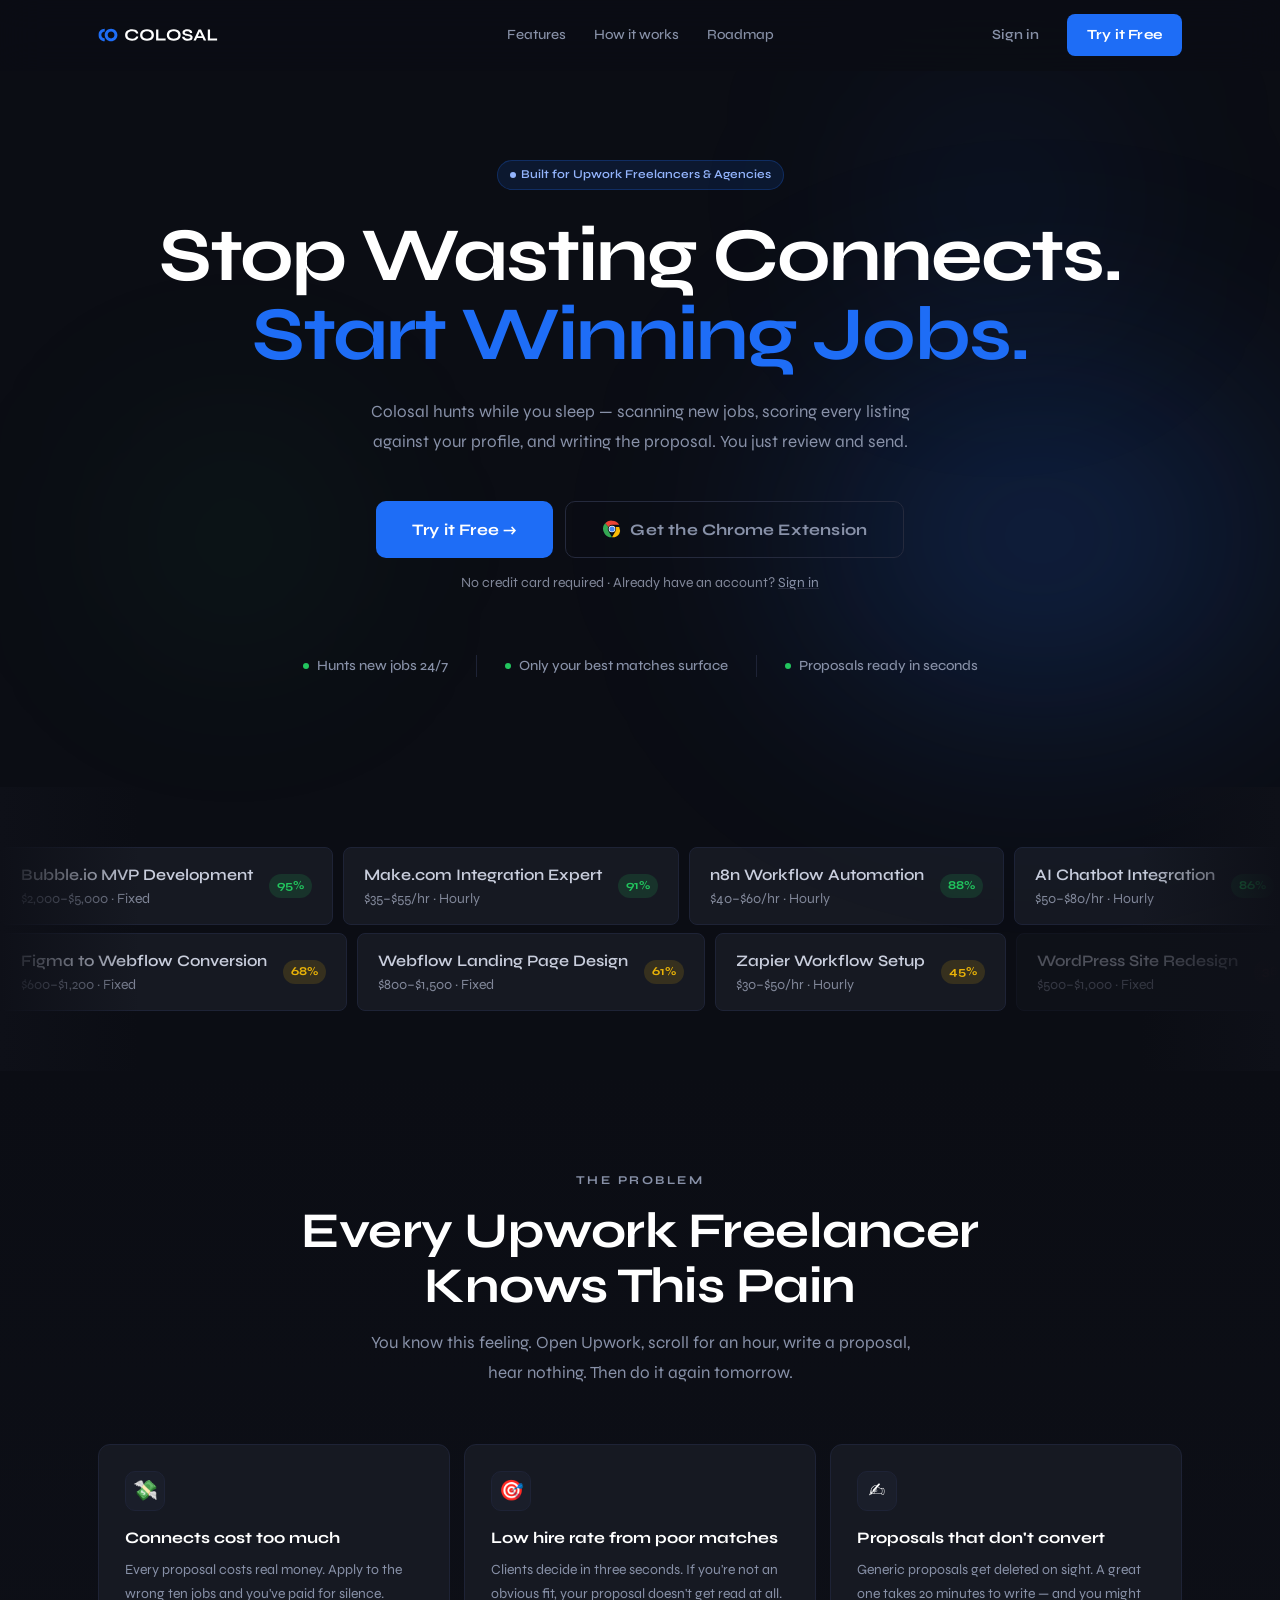
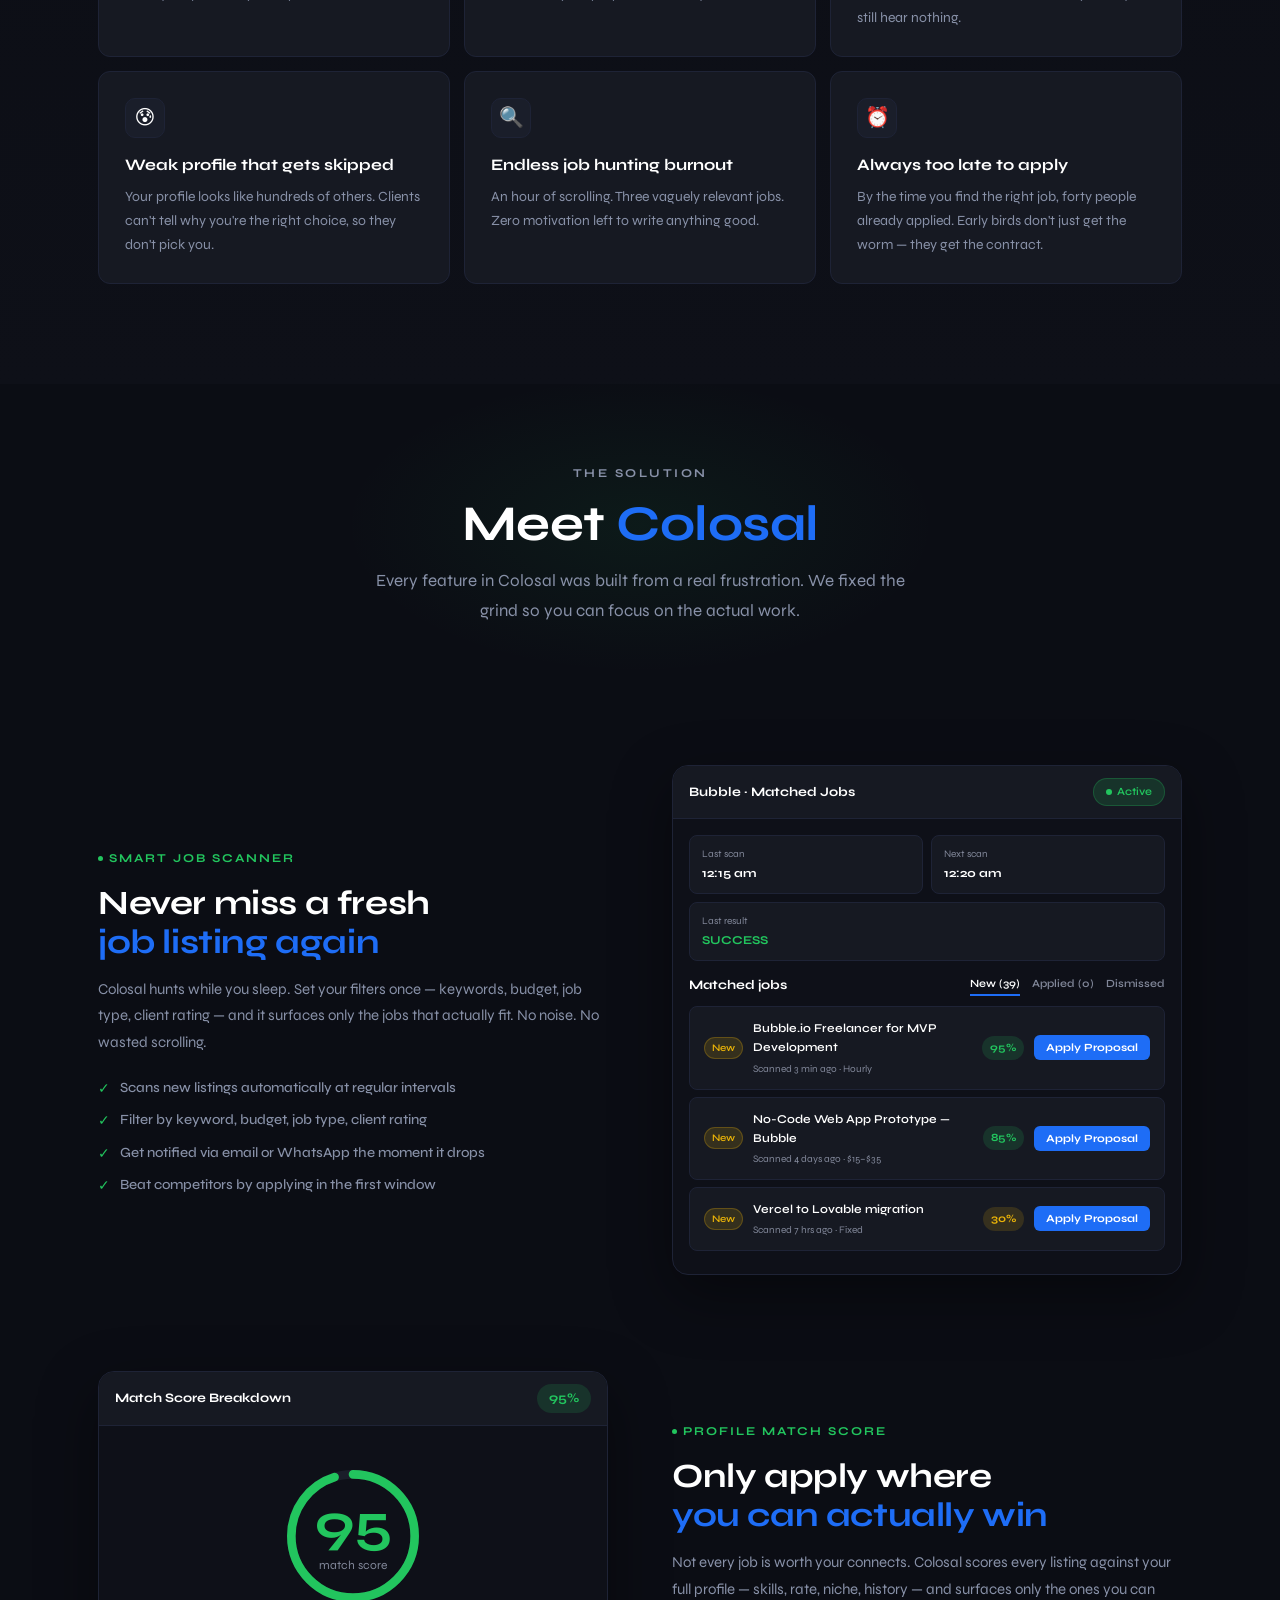
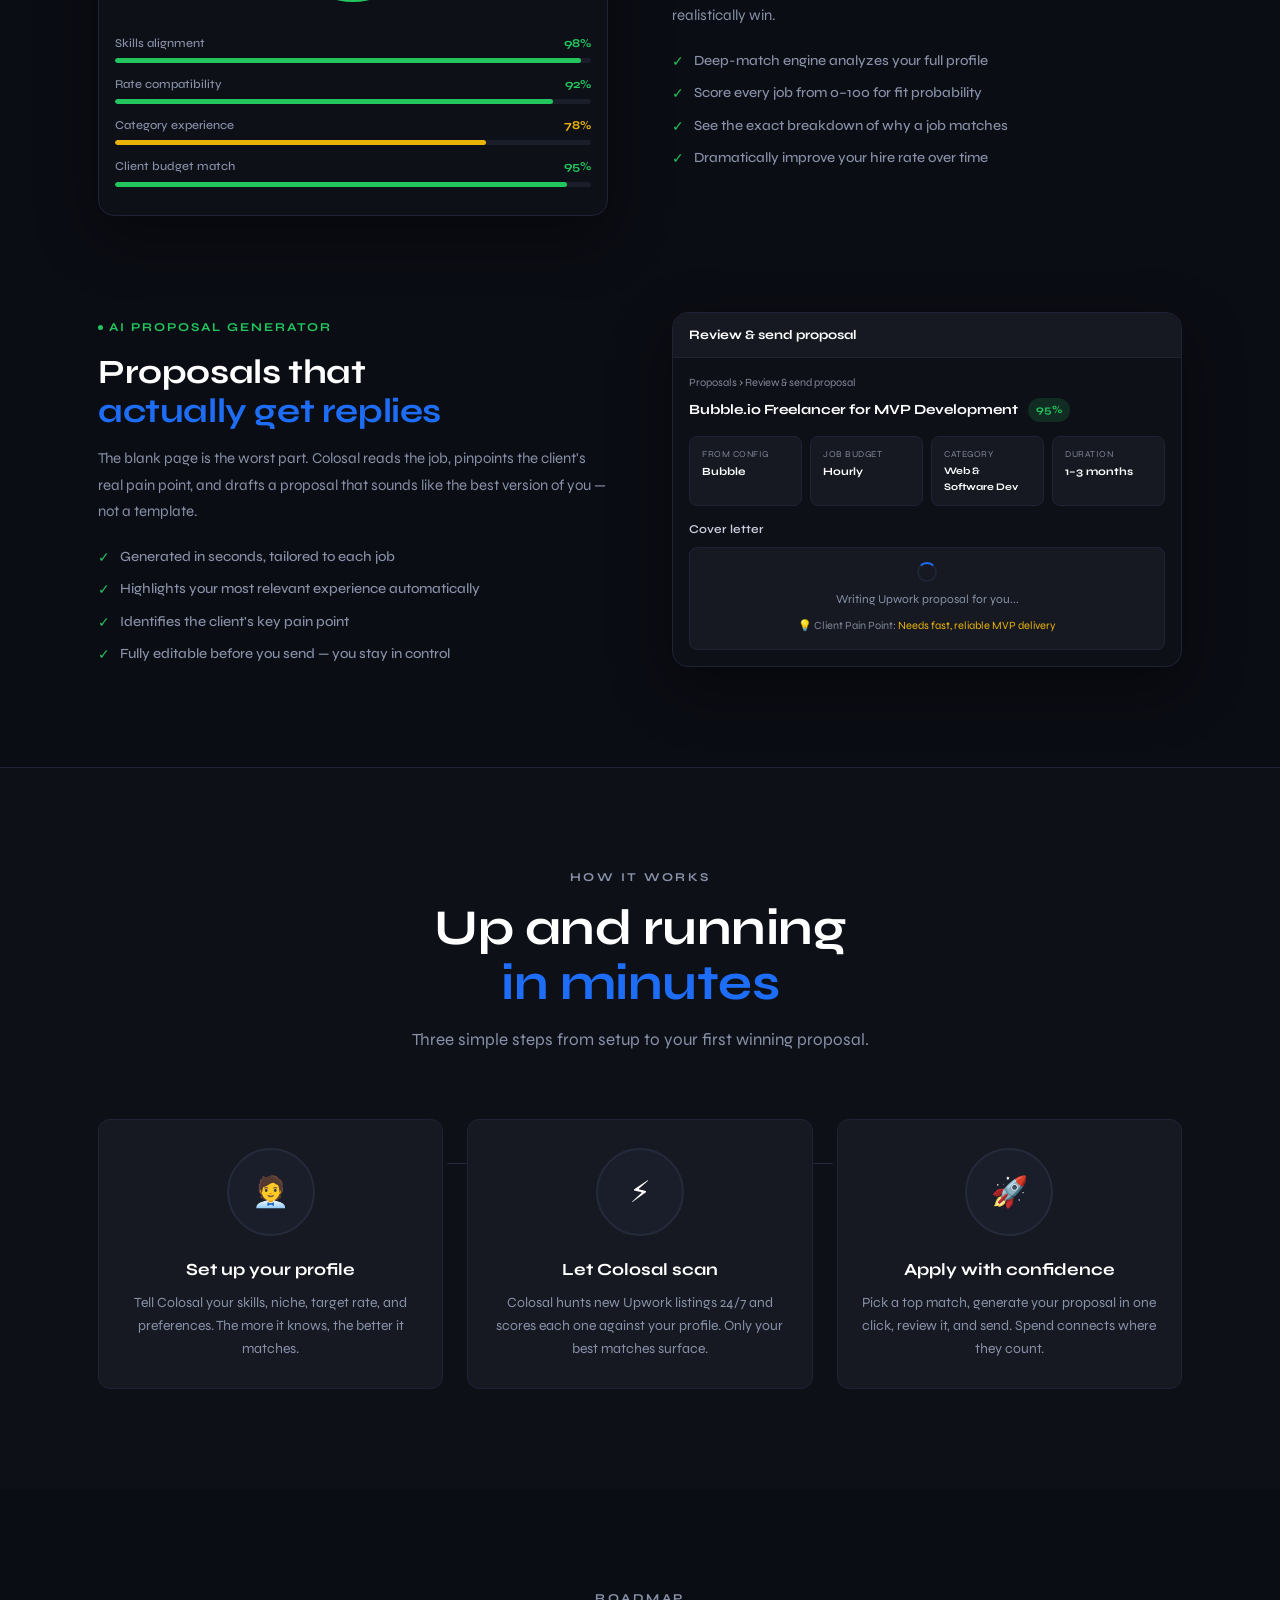
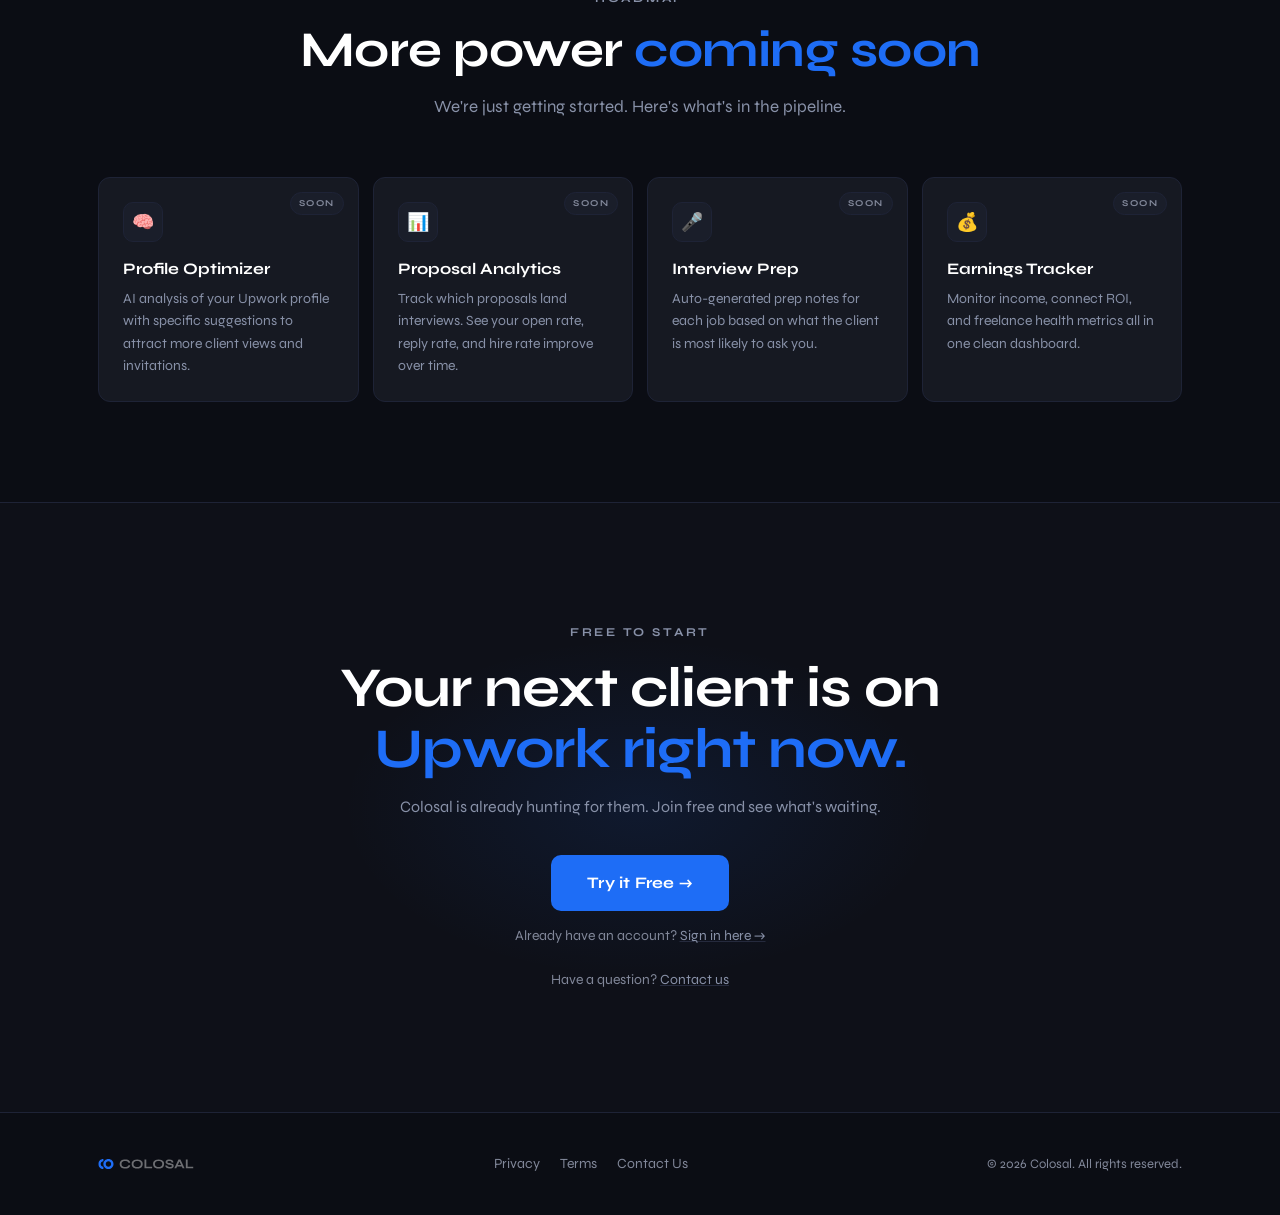
<file: index.html>
<!doctype html>
<html lang="en">
  <head>
    <meta charset="UTF-8" />
    <meta name="viewport" content="width=device-width, initial-scale=1.0" />
    <title>Colosal — Win More Jobs on Upwork</title>

    <!-- Favicon -->
    <link
      rel="icon"
      type="image/png"
      sizes="32x32"
      href="./colosal-favicon.png"
    />
    <link rel="apple-touch-icon" sizes="32x32" href="./colosal-favicon.png" />

    <!-- SEO -->
    <meta
      name="description"
      content="Colosal helps Upwork freelancers and agencies win more jobs. Automatic job scanning, AI-powered profile match scoring, and one-click proposal generation — so you apply to the right jobs at the right time."
    />
    <meta
      name="keywords"
      content="Upwork tool, Upwork freelancer, job scanner, proposal generator, Upwork automation, freelance tool, connect saver, Upwork agency"
    />
    <meta name="robots" content="index, follow" />
    <link rel="canonical" href="https://colosal.xyz" />

    <!-- Google tag (gtag.js) -->
    <script
      async
      src="https://www.googletagmanager.com/gtag/js?id=G-6CFVC0H4J1"
    ></script>
    <script>
      window.dataLayer = window.dataLayer || [];
      function gtag() {
        dataLayer.push(arguments);
      }
      gtag("js", new Date());
      gtag("config", "G-6CFVC0H4J1");
    </script>

    <!-- Open Graph -->
    <meta property="og:type" content="website" />
    <meta property="og:url" content="https://colosal.xyz" />
    <meta property="og:title" content="Colosal — Win More Jobs on Upwork" />
    <meta
      property="og:description"
      content="Smart job scanning, AI match scoring, and one-click proposal generation for Upwork freelancers. Try it free."
    />
    <meta property="og:image" content="https://colosal.xyz/colosal-media.png" />
    <meta property="og:site_name" content="Colosal" />

    <!-- Twitter Card -->
    <meta name="twitter:card" content="summary_large_image" />
    <meta name="twitter:title" content="Colosal — Win More Jobs on Upwork" />
    <meta
      name="twitter:description"
      content="Smart job scanning, AI match scoring, and one-click proposal generation for Upwork freelancers. Try it free."
    />
    <meta
      name="twitter:image"
      content="https://colosal.xyz/colosal-media.png"
    />

    <!-- Structured Data -->
    <script type="application/ld+json">
      {
        "@context": "https://schema.org",
        "@type": "SoftwareApplication",
        "name": "Colosal",
        "applicationCategory": "BusinessApplication",
        "operatingSystem": "Web",
        "url": "https://colosal.xyz",
        "description": "Colosal helps Upwork freelancers and agencies win more jobs with automatic job scanning, AI-powered match scoring, and one-click proposal generation.",
        "offers": {
          "@type": "Offer",
          "price": "0",
          "priceCurrency": "USD"
        },
        "featureList": [
          "Automatic Upwork job scanning",
          "AI-powered profile match scoring",
          "One-click proposal generation",
          "Email and WhatsApp notifications"
        ]
      }
    </script>

    <link rel="preconnect" href="https://fonts.googleapis.com" />
    <link rel="preconnect" href="https://fonts.gstatic.com" crossorigin />
    <link
      href="https://fonts.googleapis.com/css2?family=Syne:wght@400;500;600;700&display=swap"
      rel="stylesheet"
    />

    <style>
      /* ─── Design Tokens ─── */
      :root {
        --bg: #0b0d14;
        --bg2: #0e1018;
        --bg3: #161922;
        --bg4: #1a1e2a;
        --border: #1e2336;
        --border2: #252a3d;
        --blue: #1e6df6;
        --blue-glow: rgba(30, 109, 246, 0.25);
        --blue-dim: rgba(30, 109, 246, 0.12);
        --green: #22c55e;
        --green-dim: rgba(34, 197, 94, 0.15);
        --yellow: #eab308;
        --yellow-dim: rgba(234, 179, 8, 0.15);
        --text: #ffffff;
        --text2: #c9cedd;
        --text3: #8891a8;
        --text4: #818799;
        /* was #4b5268 — 2.5:1 FAIL → now 5.4:1 PASS */
        --radius-sm: 8px;
        --radius: 12px;
        --radius-lg: 16px;
      }

      /* ─── Reset ─── */
      *,
      *::before,
      *::after {
        box-sizing: border-box;
        margin: 0;
        padding: 0;
      }

      html {
        scroll-behavior: smooth;
      }

      body {
        background: var(--bg);
        color: var(--text);
        font-family: "Syne", system-ui, sans-serif;
        line-height: 1.6;
        overflow-x: hidden;
      }

      a {
        color: inherit;
        text-decoration: none;
      }

      /* ─── Utility ─── */
      .container {
        max-width: 1140px;
        margin: 0 auto;
        padding: 0 28px;
      }

      .badge-pill {
        display: inline-flex;
        align-items: center;
        gap: 5px;
        font-size: 12px;
        font-weight: 600;
        padding: 4px 12px;
        border-radius: 999px;
      }

      .badge-blue {
        background: var(--blue-dim);
        border: 1px solid rgba(30, 109, 246, 0.25);
        color: #93b4fc;
      }

      .badge-green {
        background: var(--green-dim);
        border: 1px solid rgba(34, 197, 94, 0.25);
        color: var(--green);
      }

      .badge-yellow {
        background: var(--yellow-dim);
        border: 1px solid rgba(234, 179, 8, 0.25);
        color: var(--yellow);
      }

      .dot-pulse {
        width: 6px;
        height: 6px;
        border-radius: 50%;
        background: currentColor;
        animation: pulse 1.8s infinite;
      }

      @keyframes pulse {
        0%,
        100% {
          opacity: 1;
        }

        50% {
          opacity: 0.35;
        }
      }

      .btn {
        display: inline-flex;
        align-items: center;
        gap: 8px;
        font-family: "Syne", sans-serif;
        font-size: 15px;
        font-weight: 700;
        padding: 13px 28px;
        border-radius: var(--radius-sm);
        cursor: pointer;
        transition: all 0.18s;
        border: none;
        letter-spacing: 0.2px;
      }

      .btn-primary {
        background: var(--blue);
        color: #fff;
        box-shadow: 0 0 0 0 var(--blue-glow);
      }

      .btn-primary:hover {
        background: #3a7ef7;
        box-shadow: 0 6px 24px var(--blue-glow);
        transform: translateY(-1px);
      }

      .btn-outline {
        background: transparent;
        color: var(--text3);
        border: 1px solid var(--border2);
      }

      .btn-outline:hover {
        color: var(--text);
        background: var(--bg3);
      }

      .btn-lg {
        font-size: 16px;
        padding: 15px 36px;
        border-radius: 10px;
      }

      .section-eyebrow {
        font-size: 12px;
        font-weight: 700;
        letter-spacing: 2.5px;
        text-transform: uppercase;
        color: var(--text3);
        margin-bottom: 14px;
      }

      .section-title {
        font-size: clamp(32px, 4.5vw, 50px);
        font-weight: 700;
        line-height: 1.1;
        letter-spacing: -0.5px;
      }

      .section-sub {
        font-size: 17px;
        color: var(--text3);
        margin-top: 16px;
        line-height: 1.75;
        max-width: 560px;
      }

      .blue-text {
        color: var(--blue);
      }

      .green-text {
        color: var(--green);
      }

      /* ─── Logo SVG ─── */
      .nav-logo svg,
      .footer-logo svg {
        display: block;
      }

      /* ─── Navbar ─── */
      nav {
        position: fixed;
        top: 0;
        left: 0;
        right: 0;
        z-index: 200;
        padding: 14px 0;
        background: rgba(11, 13, 20, 0.85);
        backdrop-filter: blur(20px);
        border-bottom: 1px solid var(--border);
      }

      .nav-inner {
        display: grid;
        grid-template-columns: 1fr auto 1fr;
        align-items: center;
      }

      .nav-logo {
        justify-self: start;
      }

      .nav-links {
        display: flex;
        align-items: center;
        gap: 28px;
        justify-self: center;
      }

      .nav-links a {
        font-size: 14px;
        font-weight: 500;
        color: var(--text3);
        transition: color 0.15s;
      }

      .nav-links a:hover {
        color: var(--text);
      }

      .nav-right {
        display: flex;
        align-items: center;
        gap: 10px;
        justify-self: end;
      }

      .nav-signin {
        font-size: 14px;
        font-weight: 600;
        color: var(--text3);
        padding: 9px 18px;
        border-radius: var(--radius-sm);
        transition: all 0.15s;
      }

      .nav-signin:hover {
        color: var(--text);
        background: var(--bg3);
      }

      /* ─── Hero ─── */
      .hero {
        padding: 160px 0 110px;
        text-align: center;
        position: relative;
      }

      /* z-index stack: feed(0) < orbs(1) < container(2) */
      #hero-feed {
        z-index: 0 !important;
      }

      .hero-orb {
        z-index: 1 !important;
        position: absolute !important;
      }

      .hero > .container {
        position: relative;
        z-index: 2;
      }

      .hero-eyebrow {
        margin-bottom: 26px;
      }

      .hero h1 {
        font-size: clamp(42px, 6.5vw, 76px);
        font-weight: 700;
        line-height: 1.05;
        letter-spacing: -2px;
        margin-bottom: 22px;
      }

      .hero-sub {
        font-size: 17px;
        color: var(--text3);
        max-width: 560px;
        margin: 0 auto 44px;
        line-height: 1.75;
      }

      .hero-cta {
        display: flex;
        flex-direction: column;
        align-items: center;
        gap: 14px;
      }

      .hero-btns {
        display: flex;
        flex-wrap: wrap;
        justify-content: center;
        gap: 12px;
      }

      .hero-note {
        font-size: 14px;
        color: var(--text4);
      }

      .hero-note a {
        color: var(--text3);
        text-decoration: underline;
        text-decoration-color: var(--border2);
      }

      .hero-note a:hover {
        color: var(--text);
      }

      .hero-stats {
        display: flex;
        align-items: center;
        justify-content: center;
        gap: 0;
        margin-top: 60px;
        flex-wrap: wrap;
      }

      .hero-stat {
        display: flex;
        align-items: center;
        gap: 8px;
        padding: 0 28px;
        font-size: 14px;
        font-weight: 500;
        color: var(--text3);
      }

      .hero-stat + .hero-stat {
        border-left: 1px solid var(--border);
      }

      .stat-dot {
        width: 6px;
        height: 6px;
        border-radius: 50%;
        background: var(--green);
      }

      /* ─── Live Ticker Strip ─── */
      .ticker-strip {
        padding: 60px 0;
        overflow: hidden;
        position: relative;
      }

      .ticker-label {
        display: flex;
        align-items: center;
        gap: 8px;
        padding: 0 28px;
        margin-bottom: 14px;
        font-size: 11px;
        font-weight: 700;
        letter-spacing: 1.5px;
        text-transform: uppercase;
        color: var(--text4);
      }

      .ticker-rows {
        display: flex;
        flex-direction: column;
        gap: 8px;
      }

      .ticker-row {
        display: flex;
        gap: 10px;
      }

      @keyframes tick-l {
        from {
          transform: translateX(0);
        }

        to {
          transform: translateX(-50%);
        }
      }

      @keyframes tick-r {
        from {
          transform: translateX(-50%);
        }

        to {
          transform: translateX(0);
        }
      }

      .tk-r1 {
        animation: tick-l 60s linear infinite;
      }

      .tk-r2 {
        animation: tick-r 80s linear infinite;
      }

      .tk-card {
        flex-shrink: 0;
        display: flex;
        align-items: center;
        gap: 16px;
        background: var(--bg3);
        border: 1px solid var(--border);
        border-radius: 8px;
        padding: 14px 20px;
      }

      .tk-card.dim {
        opacity: 0.35;
      }

      .tk-title {
        font-size: 16px;
        font-weight: 600;
        color: var(--text2);
        white-space: nowrap;
      }

      .tk-meta {
        font-size: 14px;
        color: var(--text4);
        white-space: nowrap;
        margin-top: 0;
      }

      .tk-pill {
        flex-shrink: 0;
        font-size: 12px;
        font-weight: 700;
        padding: 2px 8px;
        border-radius: 999px;
        white-space: nowrap;
      }

      .tk-pill-g {
        background: var(--green-dim);
        color: var(--green);
      }

      .tk-pill-y {
        background: var(--yellow-dim);
        color: var(--yellow);
      }

      .tk-pill-r {
        background: rgba(200, 60, 60, 0.12);
        color: rgba(220, 80, 80, 0.55);
      }

      /* Edge fades */
      .ticker-strip::before,
      .ticker-strip::after {
        content: "";
        position: absolute;
        top: 0;
        bottom: 0;
        width: 140px;
        z-index: 2;
        pointer-events: none;
      }

      .ticker-strip::before {
        left: 0;
        background: linear-gradient(to right, var(--bg2), transparent);
      }

      .ticker-strip::after {
        right: 0;
        background: linear-gradient(to left, var(--bg2), transparent);
      }

      /* ─── App Preview Strip ─── */
      .preview-strip {
        padding: 0 0 80px;
        position: relative;
        overflow: hidden;
      }

      .preview-frame {
        max-width: 900px;
        margin: 0 auto;
        background: var(--bg2);
        border: 1px solid var(--border);
        border-radius: var(--radius-lg);
        overflow: hidden;
        box-shadow:
          0 0 80px rgba(30, 109, 246, 0.08),
          0 0 0 1px var(--border);
      }

      .frame-bar {
        background: var(--bg3);
        border-bottom: 1px solid var(--border);
        padding: 10px 16px;
        display: flex;
        align-items: center;
        gap: 6px;
      }

      .frame-dot {
        width: 10px;
        height: 10px;
        border-radius: 50%;
      }

      .fd-r {
        background: #ff5f57;
      }

      .fd-y {
        background: #febc2e;
      }

      .fd-g {
        background: #28c840;
      }

      .preview-body {
        display: grid;
        grid-template-columns: 200px 1fr;
        min-height: 380px;
      }

      .preview-sidebar {
        background: var(--bg2);
        border-right: 1px solid var(--border);
        padding: 20px 12px;
      }

      .ps-logo {
        display: flex;
        align-items: center;
        gap: 8px;
        padding: 0 8px;
        margin-bottom: 24px;
      }

      .ps-nav-item {
        display: flex;
        align-items: center;
        gap: 8px;
        padding: 8px 10px;
        border-radius: var(--radius-sm);
        margin-bottom: 2px;
        font-size: 12px;
        font-weight: 500;
        color: var(--text3);
        cursor: pointer;
      }

      .ps-nav-item.active {
        background: var(--bg4);
        color: var(--text);
      }

      .preview-content {
        padding: 24px;
        overflow: hidden;
      }

      .pc-header {
        display: flex;
        align-items: center;
        justify-content: space-between;
        margin-bottom: 20px;
      }

      .pc-title {
        font-size: 18px;
        font-weight: 700;
      }

      .pc-btn {
        background: var(--blue);
        color: #fff;
        font-family: "Syne", sans-serif;
        font-size: 11px;
        font-weight: 700;
        padding: 7px 14px;
        border-radius: 7px;
        border: none;
        cursor: pointer;
      }

      .job-row {
        background: var(--bg3);
        border: 1px solid var(--border);
        border-radius: var(--radius-sm);
        padding: 14px 16px;
        display: flex;
        align-items: center;
        gap: 12px;
        margin-bottom: 8px;
      }

      .job-row-info {
        flex: 1;
        min-width: 0;
      }

      .job-row-title {
        font-size: 13px;
        font-weight: 600;
        margin-bottom: 3px;
        white-space: nowrap;
        overflow: hidden;
        text-overflow: ellipsis;
      }

      .job-row-meta {
        font-size: 11px;
        color: var(--text4);
      }

      .job-row-stats {
        display: flex;
        align-items: center;
        gap: 16px;
        flex-shrink: 0;
      }

      .stat-col {
        text-align: right;
      }

      .stat-num {
        font-size: 15px;
        font-weight: 700;
      }

      .stat-lbl {
        font-size: 10px;
        color: var(--text4);
      }

      .job-row-actions {
        display: flex;
        gap: 6px;
        flex-shrink: 0;
      }

      .icon-btn {
        width: 28px;
        height: 28px;
        border-radius: 6px;
        border: 1px solid var(--border);
        background: transparent;
        color: var(--text3);
        cursor: pointer;
        display: flex;
        align-items: center;
        justify-content: center;
        font-size: 13px;
      }

      /* ─── Pain ─── */
      .pain {
        padding: 100px 0;
        background: linear-gradient(to bottom, var(--bg), var(--bg2));
      }

      .pain-header {
        text-align: center;
        margin-bottom: 56px;
      }

      .pain-header .section-sub {
        margin: 14px auto 0;
        text-align: center;
      }

      .pain-grid {
        display: grid;
        grid-template-columns: repeat(3, 1fr);
        gap: 14px;
      }

      .pain-card {
        background: var(--bg3);
        border: 1px solid var(--border);
        border-radius: var(--radius);
        padding: 26px;
        transition:
          border-color 0.2s,
          background 0.2s;
      }

      .pain-card:hover {
        border-color: var(--border2);
        background: var(--bg4);
      }

      .pain-card-icon {
        width: 40px;
        height: 40px;
        border-radius: 10px;
        display: flex;
        align-items: center;
        justify-content: center;
        font-size: 20px;
        margin-bottom: 14px;
        background: var(--bg4);
        border: 1px solid var(--border);
      }

      .pain-card h3 {
        font-size: 16px;
        font-weight: 700;
        margin-bottom: 8px;
      }

      .pain-card p {
        font-size: 14px;
        color: var(--text3);
        line-height: 1.7;
      }

      /* ─── Bridge ─── */
      .bridge {
        padding: 80px 0 40px 0;
        text-align: center;
        position: relative;
      }

      .bridge::before {
        content: "";
        position: absolute;
        top: 50%;
        left: 50%;
        transform: translate(-50%, -50%);
        width: 600px;
        height: 300px;
        pointer-events: none;
        background: radial-gradient(
          ellipse,
          rgba(34, 197, 94, 0.07) 0%,
          transparent 70%
        );
      }

      .bridge .section-sub {
        margin: 14px auto 0;
        text-align: center;
      }

      /* ─── Features ─── */
      .features {
        padding: 100px 0;
      }

      .feature-row {
        display: grid;
        grid-template-columns: 1fr 1fr;
        gap: 64px;
        align-items: center;
        margin-bottom: 96px;
      }

      .feature-row:last-child {
        margin-bottom: 0;
      }

      .feature-row.flip {
        direction: rtl;
      }

      .feature-row.flip > * {
        direction: ltr;
      }

      .feat-eyebrow {
        display: inline-flex;
        align-items: center;
        gap: 6px;
        font-size: 12px;
        font-weight: 700;
        letter-spacing: 2px;
        text-transform: uppercase;
        color: var(--green);
        margin-bottom: 16px;
      }

      .feat-dot {
        width: 5px;
        height: 5px;
        border-radius: 50%;
        background: var(--green);
      }

      .feature-copy h3 {
        font-size: clamp(24px, 3.2vw, 34px);
        font-weight: 700;
        line-height: 1.15;
        letter-spacing: -0.4px;
        margin-bottom: 14px;
      }

      .feature-copy p {
        font-size: 15px;
        color: var(--text3);
        margin-bottom: 22px;
        line-height: 1.75;
      }

      .feat-checks {
        list-style: none;
        display: flex;
        flex-direction: column;
        gap: 9px;
      }

      .feat-checks li {
        display: flex;
        align-items: flex-start;
        gap: 10px;
        font-size: 14px;
        font-weight: 500;
        color: var(--text3);
      }

      .check-icon {
        color: var(--green);
        font-size: 14px;
        flex-shrink: 0;
        margin-top: 1px;
      }

      /* Feature panels */
      .feat-panel {
        background: var(--bg2);
        border: 1px solid var(--border);
        border-radius: var(--radius-lg);
        overflow: hidden;
        box-shadow: 0 20px 60px rgba(0, 0, 0, 0.4);
      }

      .feat-panel-header {
        background: var(--bg3);
        border-bottom: 1px solid var(--border);
        padding: 12px 16px;
        display: flex;
        align-items: center;
        justify-content: space-between;
      }

      .feat-panel-title {
        font-size: 13px;
        font-weight: 700;
      }

      .feat-panel-body {
        padding: 16px;
      }

      .scan-grid {
        display: grid;
        grid-template-columns: 1fr 1fr;
        gap: 8px;
        margin-bottom: 8px;
      }

      .scan-meta-box {
        background: var(--bg3);
        border: 1px solid var(--border);
        border-radius: var(--radius-sm);
        padding: 10px 12px;
      }

      .scan-meta-lbl {
        font-size: 10px;
        color: var(--text4);
        margin-bottom: 2px;
      }

      .scan-meta-val {
        font-size: 12px;
        font-weight: 700;
      }

      .scan-meta-val.success {
        color: var(--green);
      }

      .matched-hdr {
        display: flex;
        align-items: center;
        justify-content: space-between;
        margin-bottom: 10px;
        margin-top: 14px;
      }

      .matched-title {
        font-size: 13px;
        font-weight: 700;
      }

      .tab-row {
        display: flex;
        gap: 12px;
      }

      .tab {
        font-size: 11px;
        font-weight: 600;
        color: var(--text4);
        cursor: pointer;
      }

      .tab.active {
        color: var(--text);
        border-bottom: 2px solid var(--blue);
        padding-bottom: 1px;
      }

      .match-row {
        background: var(--bg3);
        border: 1px solid var(--border);
        border-radius: var(--radius-sm);
        padding: 12px 14px;
        display: flex;
        align-items: center;
        gap: 10px;
        margin-bottom: 7px;
      }

      .match-row-info {
        flex: 1;
        min-width: 0;
      }

      .match-row-title {
        font-size: 12px;
        font-weight: 600;
        margin-bottom: 3px;
      }

      .match-row-meta {
        font-size: 10px;
        color: var(--text4);
      }

      .match-pct {
        font-size: 11px;
        font-weight: 700;
        padding: 3px 8px;
        border-radius: 999px;
        flex-shrink: 0;
      }

      .pct-green {
        background: var(--green-dim);
        color: var(--green);
      }

      .pct-yellow {
        background: var(--yellow-dim);
        color: var(--yellow);
      }

      .apply-btn {
        font-family: "Syne", sans-serif;
        font-size: 11px;
        font-weight: 700;
        background: var(--blue);
        color: #fff;
        padding: 6px 12px;
        border-radius: 6px;
        border: none;
        cursor: pointer;
        flex-shrink: 0;
      }

      /* Score panel */
      .score-hero {
        text-align: center;
        padding: 20px 0 16px;
      }

      .score-big {
        font-size: 56px;
        font-weight: 700;
        color: var(--green);
        line-height: 1;
      }

      .score-lbl {
        font-size: 12px;
        color: var(--text4);
        margin-top: 4px;
      }

      .score-bar-row {
        margin-bottom: 12px;
      }

      .score-bar-top {
        display: flex;
        justify-content: space-between;
        align-items: center;
        margin-bottom: 5px;
      }

      .score-bar-name {
        font-size: 12px;
        font-weight: 500;
        color: var(--text3);
      }

      .score-bar-val {
        font-size: 12px;
        font-weight: 700;
      }

      .score-bar-track {
        height: 5px;
        background: var(--bg4);
        border-radius: 999px;
        overflow: hidden;
      }

      .score-bar-fill {
        height: 100%;
        border-radius: 999px;
      }

      /* Proposal panel */
      .prop-crumb {
        font-size: 11px;
        color: var(--text4);
        margin-bottom: 6px;
      }

      .prop-title-row {
        display: flex;
        align-items: center;
        gap: 10px;
        margin-bottom: 14px;
      }

      .prop-title {
        font-size: 14px;
        font-weight: 700;
      }

      .prop-info-grid {
        display: grid;
        grid-template-columns: repeat(4, 1fr);
        gap: 8px;
        margin-bottom: 14px;
      }

      .prop-info-box {
        background: var(--bg3);
        border: 1px solid var(--border);
        border-radius: var(--radius-sm);
        padding: 10px 12px;
      }

      .prop-info-lbl {
        font-size: 9px;
        color: var(--text4);
        margin-bottom: 2px;
        text-transform: uppercase;
        letter-spacing: 0.5px;
      }

      .prop-info-val {
        font-size: 11px;
        font-weight: 700;
      }

      .prop-cover-box {
        background: var(--bg3);
        border: 1px solid var(--border);
        border-radius: var(--radius-sm);
        padding: 14px;
        min-height: 100px;
        display: flex;
        flex-direction: column;
        align-items: center;
        justify-content: center;
        gap: 8px;
      }

      .prop-spinner {
        width: 20px;
        height: 20px;
        border-radius: 50%;
        border: 2px solid var(--border);
        border-top-color: var(--blue);
        animation: spin 0.8s linear infinite;
      }

      @keyframes spin {
        to {
          transform: rotate(360deg);
        }
      }

      .prop-generating {
        font-size: 12px;
        color: var(--text3);
      }

      .prop-pain {
        font-size: 11px;
        color: var(--text4);
      }

      .prop-pain span {
        color: var(--yellow);
      }

      /* ─── How It Works ─── */
      .how {
        padding: 100px 0;
        background: var(--bg2);
        border-top: 1px solid var(--border);
      }

      .how-header {
        text-align: center;
        margin-bottom: 64px;
      }

      .how-header .section-sub {
        margin: 14px auto 0;
        text-align: center;
      }

      .steps-grid {
        display: grid;
        grid-template-columns: repeat(3, 1fr);
        gap: 24px;
        position: relative;
      }

      .steps-line {
        position: absolute;
        top: 44px;
        left: calc(33.33% - 12px);
        right: calc(33.33% - 12px);
        height: 1px;
        background: var(--border2);
        pointer-events: none;
      }

      .step-card {
        background: var(--bg3);
        border: 1px solid var(--border);
        border-radius: var(--radius);
        padding: 28px 24px;
        text-align: center;
      }

      .step-num-wrap {
        width: 88px;
        height: 88px;
        margin: 0 auto 20px;
        border-radius: 50%;
        background: var(--bg4);
        border: 2px solid var(--border2);
        display: flex;
        align-items: center;
        justify-content: center;
        font-size: 30px;
        position: relative;
        z-index: 1;
      }

      .step-card h3 {
        font-size: 17px;
        font-weight: 700;
        margin-bottom: 8px;
      }

      .step-card p {
        font-size: 14px;
        color: var(--text3);
        line-height: 1.65;
      }

      /* ─── Coming Soon ─── */
      .coming {
        padding: 100px 0;
      }

      .coming-header {
        text-align: center;
        margin-bottom: 56px;
      }

      .coming-header .section-sub {
        margin: 14px auto 0;
        text-align: center;
      }

      .roadmap-grid {
        display: grid;
        grid-template-columns: repeat(4, 1fr);
        gap: 14px;
      }

      .road-card {
        background: var(--bg3);
        border: 1px solid var(--border);
        border-radius: var(--radius);
        padding: 24px;
        position: relative;
        overflow: hidden;
        transition: border-color 0.2s;
      }

      .road-card:hover {
        border-color: var(--border2);
      }

      .road-soon {
        position: absolute;
        top: 14px;
        right: 14px;
        font-size: 9px;
        font-weight: 700;
        letter-spacing: 1.5px;
        text-transform: uppercase;
        color: var(--text4);
        background: var(--bg4);
        border: 1px solid var(--border);
        padding: 3px 8px;
        border-radius: 999px;
      }

      .road-card .icon {
        width: 40px;
        height: 40px;
        border-radius: 10px;
        background: var(--bg4);
        border: 1px solid var(--border);
        display: flex;
        align-items: center;
        justify-content: center;
        font-size: 18px;
        margin-bottom: 14px;
      }

      .road-card h4 {
        font-size: 16px;
        font-weight: 700;
        margin-bottom: 6px;
      }

      .road-card p {
        font-size: 14px;
        color: var(--text3);
        line-height: 1.6;
      }

      /* ─── CTA ─── */
      .cta-section {
        padding: 120px 0;
        text-align: center;
        background: var(--bg2);
        border-top: 1px solid var(--border);
        position: relative;
        overflow: hidden;
      }

      .cta-glow {
        position: absolute;
        top: 50%;
        left: 50%;
        transform: translate(-50%, -50%);
        width: 700px;
        height: 400px;
        pointer-events: none;
        background: radial-gradient(
          ellipse,
          rgba(30, 109, 246, 0.1) 0%,
          transparent 60%
        );
      }

      .cta-section h2 {
        font-size: clamp(32px, 5vw, 56px);
        font-weight: 700;
        line-height: 1.1;
        letter-spacing: -1px;
        margin-bottom: 14px;
      }

      .cta-section p {
        font-size: 16px;
        color: var(--text3);
        margin-bottom: 36px;
      }

      .cta-actions {
        display: flex;
        flex-direction: column;
        align-items: center;
        gap: 14px;
      }

      .cta-note {
        font-size: 14px;
        color: var(--text4);
      }

      .cta-note a {
        color: var(--text3);
        text-decoration: underline;
        text-decoration-color: var(--border2);
      }

      .cta-note a:hover {
        color: var(--text);
      }

      /* ─── Footer ─── */
      footer {
        padding: 40px 0;
        background: var(--bg);
        border-top: 1px solid var(--border);
      }

      .footer-inner {
        display: flex;
        align-items: center;
        justify-content: space-between;
        flex-wrap: wrap;
        gap: 16px;
      }

      .footer-links {
        display: flex;
        gap: 20px;
      }

      .footer-links a {
        font-size: 14px;
        color: var(--text4);
        transition: color 0.15s;
      }

      .footer-links a:hover {
        color: var(--text3);
      }

      .footer-copy {
        font-size: 13px;
        color: var(--text4);
      }

      /* ─── Hero ambient orbs ─── */
      .hero-orb {
        border-radius: 50%;
        pointer-events: none;
        filter: blur(100px);
      }

      /* Orb 1: large blue centered — sits behind and below the text block */
      .hero-orb-1 {
        width: 800px;
        height: 600px;
        background: radial-gradient(
          ellipse,
          rgba(30, 109, 246, 0.28) 0%,
          transparent 60%
        );
        top: 30%;
        left: 50%;
        animation: orb1 24s ease-in-out infinite;
      }

      /* Orb 2: smaller blue — drifts upper-right */
      .hero-orb-2 {
        width: 360px;
        height: 320px;
        background: radial-gradient(
          ellipse,
          rgba(30, 109, 246, 0.16) 0%,
          transparent 65%
        );
        top: 5%;
        right: 8%;
        animation: orb2 32s ease-in-out infinite;
      }

      /* Orb 3: green accent — lower-left, slow drift */
      .hero-orb-3 {
        width: 340px;
        height: 340px;
        background: radial-gradient(
          ellipse,
          rgba(34, 197, 94, 0.13) 0%,
          transparent 60%
        );
        bottom: 10%;
        left: 5%;
        animation: orb3 28s ease-in-out infinite;
      }

      @keyframes orb1 {
        0%,
        100% {
          transform: translateX(-50%) translateY(0) scale(1);
        }

        33% {
          transform: translateX(-44%) translateY(-40px) scale(1.06);
        }

        66% {
          transform: translateX(-56%) translateY(28px) scale(0.93);
        }
      }

      @keyframes orb2 {
        0%,
        100% {
          transform: translate(0, 0) scale(1);
        }

        50% {
          transform: translate(-30px, 40px) scale(1.1);
        }
      }

      @keyframes orb3 {
        0%,
        100% {
          transform: translate(0, 0) scale(1);
        }

        40% {
          transform: translate(24px, -40px) scale(1.08);
        }

        75% {
          transform: translate(-16px, 18px) scale(0.95);
        }
      }

      /* ─── Hero Job Feed ─── */
      #hero-feed {
        position: absolute;
        inset: 0;
        z-index: 0;
        pointer-events: none;
        overflow: hidden;
      }

      .hf-row {
        position: absolute;
        display: flex;
        gap: 10px;
      }

      @keyframes hf-scroll {
        from {
          transform: translateX(0);
        }

        to {
          transform: translateX(-50%);
        }
      }

      .hf-r1 {
        top: 54%;
        animation: hf-scroll 75s linear infinite;
      }

      .hf-r2 {
        top: 69%;
        animation: hf-scroll 100s linear infinite;
      }

      .hf-r3 {
        top: 83%;
        animation: hf-scroll 60s linear infinite;
      }

      .hf-card {
        flex-shrink: 0;
        display: flex;
        align-items: center;
        gap: 12px;
        background: rgba(22, 25, 34, 0.78);
        border: 1px solid rgba(30, 109, 246, 0.17);
        border-radius: 9px;
        padding: 9px 13px;
      }

      .hf-card.dim {
        background: rgba(14, 16, 24, 0.4);
        border-color: rgba(30, 40, 60, 0.18);
      }

      .hf-title {
        font-size: 11.5px;
        font-weight: 600;
        color: rgba(255, 255, 255, 0.52);
        white-space: nowrap;
      }

      .hf-meta {
        font-size: 10px;
        color: rgba(136, 145, 168, 0.42);
        margin-top: 2px;
        white-space: nowrap;
      }

      .hf-pill {
        flex-shrink: 0;
        font-size: 10.5px;
        font-weight: 700;
        padding: 2px 7px;
        border-radius: 999px;
        white-space: nowrap;
      }

      .hf-pill-g {
        background: rgba(34, 197, 94, 0.18);
        color: rgba(34, 197, 94, 0.82);
      }

      .hf-pill-y {
        background: rgba(234, 179, 8, 0.14);
        color: rgba(234, 179, 8, 0.72);
      }

      .hf-pill-r {
        background: rgba(200, 60, 60, 0.1);
        color: rgba(220, 80, 80, 0.4);
      }

      .hf-vig {
        position: absolute;
        z-index: 2;
        pointer-events: none;
      }

      .hf-vig-l {
        top: 0;
        left: 0;
        bottom: 0;
        width: 14%;
        background: linear-gradient(to right, var(--bg), transparent);
      }

      .hf-vig-r {
        top: 0;
        right: 0;
        bottom: 0;
        width: 14%;
        background: linear-gradient(to left, var(--bg), transparent);
      }

      .hf-vig-t {
        top: 0;
        left: 0;
        right: 0;
        height: 65%;
        background: linear-gradient(to bottom, var(--bg) 50%, transparent);
      }

      .hf-vig-b {
        bottom: 0;
        left: 0;
        right: 0;
        height: 14%;
        background: linear-gradient(to top, var(--bg), transparent);
      }

      /* ─── Score Arc ─── */
      .score-arc-wrap {
        position: relative;
        display: inline-flex;
        align-items: center;
        justify-content: center;
        margin-bottom: 8px;
      }

      .score-arc {
        width: 148px;
        height: 148px;
        transform: rotate(-90deg);
        flex-shrink: 0;
      }

      .score-arc .arc-bg {
        fill: none;
        stroke: var(--bg4);
        stroke-width: 7;
      }

      .score-arc .arc-fill {
        fill: none;
        stroke: var(--green);
        stroke-width: 7;
        stroke-linecap: round;
        stroke-dasharray: 314.16;
        stroke-dashoffset: 314.16;
        transition: stroke-dashoffset 1.6s cubic-bezier(0.2, 0.8, 0.3, 1);
      }

      .score-arc-inner {
        position: absolute;
        inset: 0;
        display: flex;
        flex-direction: column;
        align-items: center;
        justify-content: center;
      }

      .score-bar-fill {
        height: 100%;
        border-radius: 999px;
        transition: width 1.2s cubic-bezier(0.2, 0.8, 0.3, 1);
      }

      /* ─── Scroll Animations ─── */
      .reveal {
        opacity: 0;
        transform: translateY(18px);
        transition:
          opacity 0.55s ease,
          transform 0.55s ease;
      }

      .reveal.in {
        opacity: 1;
        transform: translateY(0);
      }

      .reveal-d1 {
        transition-delay: 0.08s;
      }

      .reveal-d2 {
        transition-delay: 0.16s;
      }

      .reveal-d3 {
        transition-delay: 0.24s;
      }

      .reveal-d4 {
        transition-delay: 0.32s;
      }

      /* ─── Responsive: tablet ─── */
      @media (max-width: 900px) {
        .nav-links {
          display: none;
        }

        .nav-signin {
          display: none;
        }

        .feature-row {
          grid-template-columns: 1fr;
          gap: 36px;
        }

        .feature-row.flip {
          direction: ltr;
        }

        .pain-grid {
          grid-template-columns: repeat(2, 1fr);
        }

        .steps-grid {
          grid-template-columns: 1fr;
        }

        .steps-line {
          display: none;
        }

        .roadmap-grid {
          grid-template-columns: repeat(2, 1fr);
        }

        .preview-body {
          grid-template-columns: 1fr;
        }

        .preview-sidebar {
          display: none;
        }

        .prop-info-grid {
          grid-template-columns: repeat(2, 1fr);
        }

        .job-row-actions {
          display: none;
        }

        .matched-hdr {
          flex-direction: column;
          align-items: flex-start;
          gap: 8px;
        }
      }

      /* ─── Responsive: mobile ─── */
      @media (max-width: 600px) {
        .container {
          padding: 0 20px;
        }

        /* Navbar */
        .nav-right .btn {
          padding: 9px 16px;
          font-size: 13px;
        }

        /* Hero */
        .hero {
          padding: 110px 0 72px;
        }

        .hero h1 {
          letter-spacing: -1px;
        }

        .hero-sub {
          font-size: 15px;
          margin-bottom: 32px;
        }

        .btn-lg {
          font-size: 15px;
          padding: 13px 28px;
        }

        .hero-note {
          display: flex;
          flex-direction: column;
          align-items: center;
          gap: 5px;
        }

        .hero-note .sep {
          display: none;
        }

        .hero-stats {
          flex-direction: column;
          gap: 0;
          margin-top: 40px;
        }

        .hero-stat {
          padding: 10px 0;
          border-left: none !important;
          border-top: 1px solid var(--border);
        }

        .hero-stat:first-child {
          border-top: none;
        }

        /* Sections */
        .pain {
          padding: 64px 0;
        }

        .bridge {
          padding: 52px 0;
        }

        .features {
          padding: 64px 0;
        }

        .feature-row {
          margin-bottom: 56px;
        }

        .how {
          padding: 64px 0;
        }

        .how-header {
          margin-bottom: 40px;
        }

        .coming {
          padding: 64px 0;
        }

        .coming-header {
          margin-bottom: 36px;
        }

        .cta-section {
          padding: 80px 0;
        }

        /* Pain */
        .pain-grid {
          grid-template-columns: 1fr;
        }

        .pain-header {
          margin-bottom: 36px;
        }

        /* Roadmap */
        .roadmap-grid {
          grid-template-columns: 1fr;
        }

        /* Feature panels */
        .apply-btn {
          display: none;
        }

        .job-row-stats {
          display: none;
        }

        .tab-row {
          flex-wrap: wrap;
          gap: 6px;
        }

        /* Footer */
        .footer-inner {
          flex-direction: column;
          align-items: flex-start;
          gap: 10px;
        }

        .footer-links {
          flex-wrap: wrap;
          gap: 16px;
        }
      }
    </style>
  </head>

  <body>
    <!-- ─── Navbar ─── -->
    <nav>
      <div class="container nav-inner">
        <!-- Full Colosal logo SVG -->
        <a href="/" class="nav-logo">
          <svg
            width="120"
            height="20"
            viewBox="0 0 155 26"
            fill="none"
            xmlns="http://www.w3.org/2000/svg"
          >
            <g clip-path="url(#clip0_nav)">
              <path
                d="M8.24604 8.60137C5.81571 8.60137 3.84557 10.5705 3.84557 12.9996C3.84557 15.4286 5.81571 17.3977 8.24604 17.3977V21.2413C3.69188 21.2413 0 17.5514 0 12.9996C0 8.44778 3.69188 4.75781 8.24604 4.75781V8.60137ZM16.4792 4.75781C21.0334 4.75781 24.7253 8.44778 24.7253 12.9996C24.7253 17.5514 21.0334 21.2413 16.4792 21.2413C11.925 21.2413 8.23315 17.5514 8.23315 12.9996C8.23315 8.44778 11.925 4.75781 16.4792 4.75781ZM16.4792 8.60137C14.0489 8.60137 12.0788 10.5705 12.0788 12.9996C12.0788 15.4286 14.0489 17.3977 16.4792 17.3977C18.9095 17.3977 20.8797 15.4286 20.8797 12.9996C20.8797 10.5705 18.9095 8.60137 16.4792 8.60137Z"
                fill="#1E6DF6"
              />
              <path
                d="M51.8631 14.9799C51.7311 16.1239 51.3278 17.0993 50.6531 17.9059C49.9784 18.7126 49.0618 19.3286 47.9031 19.7539C46.7444 20.1793 45.3658 20.3919 43.7671 20.3919C42.4324 20.3919 41.2078 20.2379 40.0931 19.9299C38.9931 19.6219 38.0398 19.1599 37.2331 18.5439C36.4411 17.9279 35.8251 17.1653 35.3851 16.2559C34.9451 15.3319 34.7251 14.2539 34.7251 13.0219C34.7251 11.7899 34.9451 10.7119 35.3851 9.78794C35.8251 8.86394 36.4411 8.09394 37.2331 7.47794C38.0398 6.84727 38.9931 6.37794 40.0931 6.06994C41.2078 5.74727 42.4324 5.58594 43.7671 5.58594C45.3658 5.58594 46.7444 5.80594 47.9031 6.24594C49.0764 6.68594 50.0004 7.3166 50.6751 8.13794C51.3498 8.9446 51.7458 9.92727 51.8631 11.0859H48.9591C48.7684 10.4699 48.4458 9.94194 47.9911 9.50194C47.5511 9.04727 46.9791 8.7026 46.2751 8.46794C45.5711 8.23327 44.7351 8.11594 43.7671 8.11594C42.5644 8.11594 41.5084 8.3066 40.5991 8.68794C39.6898 9.0546 38.9858 9.6046 38.4871 10.3379C37.9884 11.0566 37.7391 11.9513 37.7391 13.0219C37.7391 14.0779 37.9884 14.9653 38.4871 15.6839C38.9858 16.4026 39.6898 16.9526 40.5991 17.3339C41.5084 17.7006 42.5644 17.8839 43.7671 17.8839C44.7351 17.8839 45.5638 17.7666 46.2531 17.5319C46.9571 17.2973 47.5291 16.9599 47.9691 16.5199C48.4238 16.0799 48.7538 15.5666 48.9591 14.9799H51.8631Z"
                fill="white"
              />
              <path
                d="M63.1879 20.3919C61.2959 20.3919 59.6753 20.0986 58.3259 19.5119C56.9913 18.9106 55.9646 18.0599 55.2459 16.9599C54.5419 15.8599 54.1899 14.5399 54.1899 12.9999C54.1899 11.4453 54.5419 10.1179 55.2459 9.01794C55.9646 7.91794 56.9913 7.0746 58.3259 6.48794C59.6753 5.8866 61.2959 5.58594 63.1879 5.58594C65.0946 5.58594 66.7153 5.8866 68.0499 6.48794C69.3846 7.0746 70.4039 7.91794 71.1079 9.01794C71.8266 10.1179 72.1859 11.4453 72.1859 12.9999C72.1859 14.5399 71.8266 15.8599 71.1079 16.9599C70.4039 18.0599 69.3846 18.9106 68.0499 19.5119C66.7153 20.0986 65.0946 20.3919 63.1879 20.3919ZM63.1879 17.8619C64.3613 17.8619 65.3879 17.6859 66.2679 17.3339C67.1626 16.9819 67.8593 16.4466 68.3579 15.7279C68.8713 15.0093 69.1279 14.0999 69.1279 12.9999C69.1279 11.8999 68.8713 10.9906 68.3579 10.2719C67.8593 9.55327 67.1626 9.01794 66.2679 8.66594C65.3879 8.29927 64.3613 8.11594 63.1879 8.11594C62.0293 8.11594 60.9953 8.29927 60.0859 8.66594C59.1766 9.01794 58.4653 9.55327 57.9519 10.2719C57.4386 10.9906 57.1819 11.8999 57.1819 12.9999C57.1819 14.0999 57.4386 15.0093 57.9519 15.7279C58.4653 16.4466 59.1766 16.9819 60.0859 17.3339C60.9953 17.6859 62.0293 17.8619 63.1879 17.8619Z"
                fill="white"
              />
              <path
                d="M77.9682 5.87194V17.6639H87.4282V20.1059H75.0422V5.87194H77.9682Z"
                fill="white"
              />
              <path
                d="M97.9497 20.3919C96.0577 20.3919 94.437 20.0986 93.0877 19.5119C91.753 18.9106 90.7263 18.0599 90.0077 16.9599C89.3037 15.8599 88.9517 14.5399 88.9517 12.9999C88.9517 11.4453 89.3037 10.1179 90.0077 9.01794C90.7263 7.91794 91.753 7.0746 93.0877 6.48794C94.437 5.8866 96.0577 5.58594 97.9497 5.58594C99.8563 5.58594 101.477 5.8866 102.812 6.48794C104.146 7.0746 105.166 7.91794 105.87 9.01794C106.588 10.1179 106.948 11.4453 106.948 12.9999C106.948 14.5399 106.588 15.8599 105.87 16.9599C105.166 18.0599 104.146 18.9106 102.812 19.5119C101.477 20.0986 99.8563 20.3919 97.9497 20.3919ZM97.9497 17.8619C99.123 17.8619 100.15 17.6859 101.03 17.3339C101.924 16.9819 102.621 16.4466 103.12 15.7279C103.633 15.0093 103.89 14.0999 103.89 12.9999C103.89 11.8999 103.633 10.9906 103.12 10.2719C102.621 9.55327 101.924 9.01794 101.03 8.66594C100.15 8.29927 99.123 8.11594 97.9497 8.11594C96.791 8.11594 95.757 8.29927 94.8477 8.66594C93.9383 9.01794 93.227 9.55327 92.7137 10.2719C92.2003 10.9906 91.9437 11.8999 91.9437 12.9999C91.9437 14.0999 92.2003 15.0093 92.7137 15.7279C93.227 16.4466 93.9383 16.9819 94.8477 17.3339C95.757 17.6859 96.791 17.8619 97.9497 17.8619Z"
                fill="white"
              />
              <path
                d="M108.858 15.3099H111.828C111.887 15.8086 112.114 16.2633 112.51 16.6739C112.921 17.0699 113.456 17.3853 114.116 17.6199C114.776 17.8399 115.517 17.9499 116.338 17.9499C117.086 17.9499 117.702 17.8693 118.186 17.7079C118.67 17.5466 119.029 17.3193 119.264 17.0259C119.499 16.7326 119.616 16.3806 119.616 15.9699C119.616 15.5739 119.469 15.2733 119.176 15.0679C118.883 14.8479 118.421 14.6719 117.79 14.5399C117.159 14.3933 116.331 14.2466 115.304 14.0999C114.497 13.9826 113.735 13.8213 113.016 13.6159C112.297 13.3959 111.659 13.1173 111.102 12.7799C110.559 12.4426 110.127 12.0319 109.804 11.5479C109.496 11.0493 109.342 10.4626 109.342 9.78794C109.342 8.95194 109.577 8.2186 110.046 7.58794C110.53 6.95727 111.241 6.46594 112.18 6.11394C113.119 5.76194 114.27 5.58594 115.634 5.58594C117.687 5.58594 119.264 6.02594 120.364 6.90594C121.479 7.77127 122.021 8.9666 121.992 10.4919H119.132C119.073 9.6266 118.707 9.00327 118.032 8.62194C117.372 8.2406 116.536 8.04994 115.524 8.04994C114.585 8.04994 113.808 8.18927 113.192 8.46794C112.591 8.7466 112.29 9.22327 112.29 9.89794C112.29 10.1619 112.363 10.3966 112.51 10.6019C112.657 10.7926 112.906 10.9613 113.258 11.1079C113.61 11.2546 114.087 11.3939 114.688 11.5259C115.289 11.6579 116.037 11.7899 116.932 11.9219C117.768 12.0393 118.523 12.2006 119.198 12.4059C119.887 12.5966 120.474 12.8533 120.958 13.1759C121.457 13.4839 121.838 13.8799 122.102 14.3639C122.366 14.8479 122.498 15.4419 122.498 16.1459C122.498 17.0113 122.271 17.7666 121.816 18.4119C121.376 19.0426 120.687 19.5339 119.748 19.8859C118.824 20.2379 117.621 20.4139 116.14 20.4139C115.084 20.4139 114.153 20.3039 113.346 20.0839C112.539 19.8493 111.843 19.5413 111.256 19.1599C110.669 18.7786 110.193 18.3606 109.826 17.9059C109.459 17.4513 109.195 16.9966 109.034 16.5419C108.887 16.0873 108.829 15.6766 108.858 15.3099Z"
                fill="white"
              />
              <path
                d="M127.108 17.0039V14.5619H136.524V17.0039H127.108ZM123.566 20.1059L130.254 5.87194H133.422L140.176 20.1059H136.986L131.134 7.27994H132.542L126.734 20.1059H123.566Z"
                fill="white"
              />
              <path
                d="M145.171 5.87194V17.6639H154.631V20.1059H142.245V5.87194H145.171Z"
                fill="white"
              />
            </g>
            <defs>
              <clipPath id="clip0_nav">
                <rect width="154.631" height="26" fill="white" />
              </clipPath>
            </defs>
          </svg>
        </a>
        <div class="nav-links">
          <a href="#features">Features</a>
          <a href="#how">How it works</a>
          <a href="#roadmap">Roadmap</a>
        </div>
        <div class="nav-right">
          <a class="nav-signin" href="https://app.colosal.xyz/">Sign in</a>
          <a
            class="btn btn-primary"
            href="https://app.colosal.xyz/signup"
            target="_blank"
            rel="noopener"
            style="padding: 10px 20px; font-size: 14px"
            >Try it Free</a
          >
        </div>
      </div>
    </nav>

    <!-- ─── Hero ─── -->
    <section class="hero">
      <div id="hero-feed" aria-hidden="true"></div>
      <div class="hero-orb hero-orb-1" aria-hidden="true"></div>
      <div class="hero-orb hero-orb-2" aria-hidden="true"></div>
      <div class="hero-orb hero-orb-3" aria-hidden="true"></div>
      <div class="container">
        <div class="hero-eyebrow reveal in">
          <span class="badge-pill badge-blue"
            ><span class="dot-pulse"></span>Built for Upwork Freelancers &amp;
            Agencies</span
          >
        </div>
        <h1 class="reveal in">
          Stop Wasting Connects.<br />
          <span class="blue-text">Start Winning Jobs.</span>
        </h1>
        <p class="hero-sub reveal in">
          Colosal hunts while you sleep — scanning new jobs, scoring every
          listing against your profile, and writing the proposal. You just
          review and send.
        </p>
        <div class="hero-cta reveal in">
          <div class="hero-btns">
            <a
              class="btn btn-primary btn-lg"
              href="https://colosal-beta-access.lovable.app"
              target="_blank"
              rel="noopener"
            >
              Try it Free →
            </a>
            <a
              class="btn btn-outline btn-lg"
              href="https://chromewebstore.google.com/detail/colosal/ajmlmlicbggmgeeinnfdfcbokljomocc?hl=en&authuser=0"
              target="_blank"
              rel="noopener"
            >
              <svg
                width="20"
                height="20"
                viewBox="0 0 48 48"
                aria-hidden="true"
              >
                <path
                  fill="#EA4335"
                  d="M24 4a20 20 0 0 1 17.32 10H24a10 10 0 0 0-8.66 5L7.4 10.2A20 20 0 0 1 24 4z"
                />
                <path
                  fill="#34A853"
                  d="M6.68 36A20 20 0 0 1 7.4 10.2l7.94 8.8a10 10 0 0 0 .02 10.02L24 44A20 20 0 0 1 6.68 36z"
                />
                <path
                  fill="#FBBC05"
                  d="M41.32 36A20 20 0 0 1 24 44l8.66-15a10 10 0 0 0 0-10h8.66a20 20 0 0 1 0 17z"
                />
                <circle cx="24" cy="24" r="8" fill="#fff" />
                <circle cx="24" cy="24" r="6.2" fill="#4285F4" />
              </svg>
              Get the Chrome Extension
            </a>
          </div>
          <div class="hero-note">
            <span>No credit card required</span
            ><span class="sep">&nbsp;·&nbsp;</span
            ><span
              >Already have an account?
              <a href="https://app.colosal.xyz/">Sign in</a></span
            >
          </div>
        </div>
        <div class="hero-stats reveal in">
          <div class="hero-stat">
            <span class="stat-dot"></span>Hunts new jobs 24/7
          </div>
          <div class="hero-stat">
            <span class="stat-dot"></span>Only your best matches surface
          </div>
          <div class="hero-stat">
            <span class="stat-dot"></span>Proposals ready in seconds
          </div>
        </div>
      </div>
    </section>

    <!-- ─── Live Job Ticker ─── -->
    <div class="ticker-strip" aria-label="Live job scanning feed">
      <div class="ticker-rows" id="ticker-rows"></div>
    </div>

    <!-- ─── Pain Points ─── -->
    <section class="pain">
      <div class="container">
        <div class="pain-header reveal">
          <div class="section-eyebrow">The problem</div>
          <h2 class="section-title">
            Every Upwork Freelancer<br />Knows This Pain
          </h2>
          <p class="section-sub">
            You know this feeling. Open Upwork, scroll for an hour, write a
            proposal, hear nothing. Then do it again tomorrow.
          </p>
        </div>
        <div class="pain-grid">
          <div class="pain-card reveal">
            <div class="pain-card-icon">💸</div>
            <h3>Connects cost too much</h3>
            <p>
              Every proposal costs real money. Apply to the wrong ten jobs and
              you've paid for silence.
            </p>
          </div>
          <div class="pain-card reveal reveal-d1">
            <div class="pain-card-icon">🎯</div>
            <h3>Low hire rate from poor matches</h3>
            <p>
              Clients decide in three seconds. If you're not an obvious fit,
              your proposal doesn't get read at all.
            </p>
          </div>
          <div class="pain-card reveal reveal-d2">
            <div class="pain-card-icon">✍️</div>
            <h3>Proposals that don't convert</h3>
            <p>
              Generic proposals get deleted on sight. A great one takes 20
              minutes to write — and you might still hear nothing.
            </p>
          </div>
          <div class="pain-card reveal">
            <div class="pain-card-icon">😰</div>
            <h3>Weak profile that gets skipped</h3>
            <p>
              Your profile looks like hundreds of others. Clients can't tell why
              you're the right choice, so they don't pick you.
            </p>
          </div>
          <div class="pain-card reveal reveal-d1">
            <div class="pain-card-icon">🔍</div>
            <h3>Endless job hunting burnout</h3>
            <p>
              An hour of scrolling. Three vaguely relevant jobs. Zero motivation
              left to write anything good.
            </p>
          </div>
          <div class="pain-card reveal reveal-d2">
            <div class="pain-card-icon">⏰</div>
            <h3>Always too late to apply</h3>
            <p>
              By the time you find the right job, forty people already applied.
              Early birds don't just get the worm — they get the contract.
            </p>
          </div>
        </div>
      </div>
    </section>

    <!-- ─── Bridge ─── -->
    <section class="bridge">
      <div class="container">
        <div class="section-eyebrow reveal">The solution</div>
        <h2 class="section-title reveal">
          Meet <span class="blue-text">Colosal</span>
        </h2>
        <p
          class="section-sub reveal"
          style="text-align: center; margin: 14px auto 0"
        >
          Every feature in Colosal was built from a real frustration. We fixed
          the grind so you can focus on the actual work.
        </p>
      </div>
    </section>

    <!-- ─── Features ─── -->
    <section class="features" id="features">
      <div class="container">
        <!-- F1: Scanner -->
        <div class="feature-row reveal">
          <div class="feature-copy">
            <div class="feat-eyebrow">
              <span class="feat-dot"></span>Smart Job Scanner
            </div>
            <h3>
              Never miss a fresh<br /><span class="blue-text"
                >job listing again</span
              >
            </h3>
            <p>
              Colosal hunts while you sleep. Set your filters once — keywords,
              budget, job type, client rating — and it surfaces only the jobs
              that actually fit. No noise. No wasted scrolling.
            </p>
            <ul class="feat-checks">
              <li>
                <span class="check-icon">✓</span>Scans new listings
                automatically at regular intervals
              </li>
              <li>
                <span class="check-icon">✓</span>Filter by keyword, budget, job
                type, client rating
              </li>
              <li>
                <span class="check-icon">✓</span>Get notified via email or
                WhatsApp the moment it drops
              </li>
              <li>
                <span class="check-icon">✓</span>Beat competitors by applying in
                the first window
              </li>
            </ul>
          </div>
          <div class="feat-panel">
            <div class="feat-panel-header">
              <span class="feat-panel-title">Bubble · Matched Jobs</span>
              <span class="badge-pill badge-green" style="font-size: 11px"
                ><span class="dot-pulse"></span>Active</span
              >
            </div>
            <div class="feat-panel-body">
              <div class="scan-grid">
                <div class="scan-meta-box">
                  <div class="scan-meta-lbl">Last scan</div>
                  <div class="scan-meta-val">12:15 am</div>
                </div>
                <div class="scan-meta-box">
                  <div class="scan-meta-lbl">Next scan</div>
                  <div class="scan-meta-val">12:20 am</div>
                </div>
              </div>
              <div class="scan-meta-box" style="margin-bottom: 0">
                <div class="scan-meta-lbl">Last result</div>
                <div class="scan-meta-val success">SUCCESS</div>
              </div>
              <div class="matched-hdr">
                <div class="matched-title">Matched jobs</div>
                <div class="tab-row">
                  <div class="tab active">New (39)</div>
                  <div class="tab">Applied (0)</div>
                  <div class="tab">Dismissed</div>
                </div>
              </div>
              <div class="match-row">
                <span
                  class="badge-pill badge-yellow"
                  style="font-size: 10px; padding: 2px 7px"
                  >New</span
                >
                <div class="match-row-info">
                  <div class="match-row-title">
                    Bubble.io Freelancer for MVP Development
                  </div>
                  <div class="match-row-meta">Scanned 3 min ago · Hourly</div>
                </div>
                <span class="match-pct pct-green">95%</span>
                <button class="apply-btn">Apply Proposal</button>
              </div>
              <div class="match-row">
                <span
                  class="badge-pill badge-yellow"
                  style="font-size: 10px; padding: 2px 7px"
                  >New</span
                >
                <div class="match-row-info">
                  <div class="match-row-title">
                    No-Code Web App Prototype — Bubble
                  </div>
                  <div class="match-row-meta">Scanned 4 days ago · $15–$35</div>
                </div>
                <span class="match-pct pct-green">85%</span>
                <button class="apply-btn">Apply Proposal</button>
              </div>
              <div class="match-row">
                <span
                  class="badge-pill badge-yellow"
                  style="font-size: 10px; padding: 2px 7px"
                  >New</span
                >
                <div class="match-row-info">
                  <div class="match-row-title">Vercel to Lovable migration</div>
                  <div class="match-row-meta">Scanned 7 hrs ago · Fixed</div>
                </div>
                <span class="match-pct pct-yellow">30%</span>
                <button class="apply-btn">Apply Proposal</button>
              </div>
            </div>
          </div>
        </div>

        <!-- F2: Match Score -->
        <div class="feature-row flip reveal">
          <div class="feature-copy">
            <div class="feat-eyebrow">
              <span class="feat-dot"></span>Profile Match Score
            </div>
            <h3>
              Only apply where<br /><span class="blue-text"
                >you can actually win</span
              >
            </h3>
            <p>
              Not every job is worth your connects. Colosal scores every listing
              against your full profile — skills, rate, niche, history — and
              surfaces only the ones you can realistically win.
            </p>
            <ul class="feat-checks">
              <li>
                <span class="check-icon">✓</span>Deep-match engine analyzes your
                full profile
              </li>
              <li>
                <span class="check-icon">✓</span>Score every job from 0–100 for
                fit probability
              </li>
              <li>
                <span class="check-icon">✓</span>See the exact breakdown of why
                a job matches
              </li>
              <li>
                <span class="check-icon">✓</span>Dramatically improve your hire
                rate over time
              </li>
            </ul>
          </div>
          <div class="feat-panel" id="score-panel">
            <div class="feat-panel-header">
              <span class="feat-panel-title">Match Score Breakdown</span>
              <span
                class="match-pct pct-green"
                style="font-size: 13px; padding: 4px 12px"
                >95%</span
              >
            </div>
            <div class="feat-panel-body">
              <div class="score-hero">
                <div class="score-arc-wrap">
                  <svg
                    class="score-arc"
                    viewBox="0 0 120 120"
                    aria-hidden="true"
                  >
                    <circle class="arc-bg" cx="60" cy="60" r="50" />
                    <circle class="arc-fill" cx="60" cy="60" r="50" />
                  </svg>
                  <div class="score-arc-inner">
                    <div class="score-big" id="score-num">0</div>
                    <div class="score-lbl">match score</div>
                  </div>
                </div>
              </div>
              <div class="score-bar-row">
                <div class="score-bar-top">
                  <span class="score-bar-name">Skills alignment</span
                  ><span class="score-bar-val" style="color: var(--green)"
                    >98%</span
                  >
                </div>
                <div class="score-bar-track">
                  <div
                    class="score-bar-fill"
                    data-w="98"
                    style="width: 0; background: var(--green)"
                  ></div>
                </div>
              </div>
              <div class="score-bar-row">
                <div class="score-bar-top">
                  <span class="score-bar-name">Rate compatibility</span
                  ><span class="score-bar-val" style="color: var(--green)"
                    >92%</span
                  >
                </div>
                <div class="score-bar-track">
                  <div
                    class="score-bar-fill"
                    data-w="92"
                    style="width: 0; background: var(--green)"
                  ></div>
                </div>
              </div>
              <div class="score-bar-row">
                <div class="score-bar-top">
                  <span class="score-bar-name">Category experience</span
                  ><span class="score-bar-val" style="color: var(--yellow)"
                    >78%</span
                  >
                </div>
                <div class="score-bar-track">
                  <div
                    class="score-bar-fill"
                    data-w="78"
                    style="width: 0; background: var(--yellow)"
                  ></div>
                </div>
              </div>
              <div class="score-bar-row">
                <div class="score-bar-top">
                  <span class="score-bar-name">Client budget match</span
                  ><span class="score-bar-val" style="color: var(--green)"
                    >95%</span
                  >
                </div>
                <div class="score-bar-track">
                  <div
                    class="score-bar-fill"
                    data-w="95"
                    style="width: 0; background: var(--green)"
                  ></div>
                </div>
              </div>
            </div>
          </div>
        </div>

        <!-- F3: Proposal Generator -->
        <div class="feature-row reveal">
          <div class="feature-copy">
            <div class="feat-eyebrow">
              <span class="feat-dot"></span>AI Proposal Generator
            </div>
            <h3>
              Proposals that<br /><span class="blue-text"
                >actually get replies</span
              >
            </h3>
            <p>
              The blank page is the worst part. Colosal reads the job, pinpoints
              the client's real pain point, and drafts a proposal that sounds
              like the best version of you — not a template.
            </p>
            <ul class="feat-checks">
              <li>
                <span class="check-icon">✓</span>Generated in seconds, tailored
                to each job
              </li>
              <li>
                <span class="check-icon">✓</span>Highlights your most relevant
                experience automatically
              </li>
              <li>
                <span class="check-icon">✓</span>Identifies the client's key
                pain point
              </li>
              <li>
                <span class="check-icon">✓</span>Fully editable before you send
                — you stay in control
              </li>
            </ul>
          </div>
          <div class="feat-panel">
            <div class="feat-panel-header">
              <span class="feat-panel-title">Review &amp; send proposal</span>
            </div>
            <div class="feat-panel-body">
              <div class="prop-crumb">
                Proposals › Review &amp; send proposal
              </div>
              <div class="prop-title-row">
                <div class="prop-title">
                  Bubble.io Freelancer for MVP Development
                </div>
                <span class="match-pct pct-green">95%</span>
              </div>
              <div class="prop-info-grid">
                <div class="prop-info-box">
                  <div class="prop-info-lbl">From config</div>
                  <div class="prop-info-val">Bubble</div>
                </div>
                <div class="prop-info-box">
                  <div class="prop-info-lbl">Job budget</div>
                  <div class="prop-info-val">Hourly</div>
                </div>
                <div class="prop-info-box">
                  <div class="prop-info-lbl">Category</div>
                  <div class="prop-info-val" style="font-size: 10px">
                    Web &amp; Software Dev
                  </div>
                </div>
                <div class="prop-info-box">
                  <div class="prop-info-lbl">Duration</div>
                  <div class="prop-info-val">1–3 months</div>
                </div>
              </div>
              <div
                style="
                  font-size: 12px;
                  font-weight: 600;
                  margin-bottom: 8px;
                  color: var(--text2);
                "
              >
                Cover letter
              </div>
              <div class="prop-cover-box">
                <div class="prop-spinner"></div>
                <div class="prop-generating">
                  Writing Upwork proposal for you...
                </div>
                <div class="prop-pain">
                  💡 Client Pain Point:
                  <span>Needs fast, reliable MVP delivery</span>
                </div>
              </div>
            </div>
          </div>
        </div>
      </div>
    </section>

    <!-- ─── How It Works ─── -->
    <section class="how" id="how">
      <div class="container">
        <div class="how-header reveal">
          <div class="section-eyebrow">How it works</div>
          <h2 class="section-title">
            Up and running<br /><span class="blue-text">in minutes</span>
          </h2>
          <p class="section-sub">
            Three simple steps from setup to your first winning proposal.
          </p>
        </div>
        <div class="steps-grid">
          <div class="steps-line"></div>
          <div class="step-card reveal">
            <div class="step-num-wrap">🧑‍💼</div>
            <h3>Set up your profile</h3>
            <p>
              Tell Colosal your skills, niche, target rate, and preferences. The
              more it knows, the better it matches.
            </p>
          </div>
          <div class="step-card reveal reveal-d1">
            <div class="step-num-wrap">⚡</div>
            <h3>Let Colosal scan</h3>
            <p>
              Colosal hunts new Upwork listings 24/7 and scores each one against
              your profile. Only your best matches surface.
            </p>
          </div>
          <div class="step-card reveal reveal-d2">
            <div class="step-num-wrap">🚀</div>
            <h3>Apply with confidence</h3>
            <p>
              Pick a top match, generate your proposal in one click, review it,
              and send. Spend connects where they count.
            </p>
          </div>
        </div>
      </div>
    </section>

    <!-- ─── Coming Soon ─── -->
    <section class="coming" id="roadmap">
      <div class="container">
        <div class="coming-header reveal">
          <div class="section-eyebrow">Roadmap</div>
          <h2 class="section-title">
            More power <span class="blue-text">coming soon</span>
          </h2>
          <p class="section-sub">
            We're just getting started. Here's what's in the pipeline.
          </p>
        </div>
        <div class="roadmap-grid">
          <div class="road-card reveal">
            <div class="road-soon">Soon</div>
            <div class="icon">🧠</div>
            <h4>Profile Optimizer</h4>
            <p>
              AI analysis of your Upwork profile with specific suggestions to
              attract more client views and invitations.
            </p>
          </div>
          <div class="road-card reveal reveal-d1">
            <div class="road-soon">Soon</div>
            <div class="icon">📊</div>
            <h4>Proposal Analytics</h4>
            <p>
              Track which proposals land interviews. See your open rate, reply
              rate, and hire rate improve over time.
            </p>
          </div>
          <div class="road-card reveal reveal-d2">
            <div class="road-soon">Soon</div>
            <div class="icon">🎤</div>
            <h4>Interview Prep</h4>
            <p>
              Auto-generated prep notes for each job based on what the client is
              most likely to ask you.
            </p>
          </div>
          <div class="road-card reveal reveal-d3">
            <div class="road-soon">Soon</div>
            <div class="icon">💰</div>
            <h4>Earnings Tracker</h4>
            <p>
              Monitor income, connect ROI, and freelance health metrics all in
              one clean dashboard.
            </p>
          </div>
        </div>
      </div>
    </section>

    <!-- ─── Final CTA ─── -->
    <section class="cta-section">
      <div class="cta-glow"></div>
      <div class="container">
        <div class="section-eyebrow reveal">Free to start</div>
        <h2 class="reveal">
          Your next client is on<br /><span class="blue-text"
            >Upwork right now.</span
          >
        </h2>
        <p class="reveal">
          Colosal is already hunting for them. Join free and see what's waiting.
        </p>
        <div class="cta-actions reveal">
          <a
            class="btn btn-primary btn-lg"
            href="https://colosal-beta-access.lovable.app"
            target="_blank"
            rel="noopener"
          >
            Try it Free →
          </a>
          <div class="cta-note">
            Already have an account?
            <a href="https://app.colosal.xyz/">Sign in here →</a>
          </div>
          <div class="cta-note" style="margin-top: 8px">
            Have a question? <a href="mailto:hi@paistudio.co">Contact us</a>
          </div>
        </div>
      </div>
    </section>

    <!-- ─── Footer ─── -->
    <footer>
      <div class="container footer-inner">
        <a href="/" class="footer-logo">
          <svg
            width="96"
            height="16"
            viewBox="0 0 155 26"
            fill="none"
            xmlns="http://www.w3.org/2000/svg"
          >
            <g clip-path="url(#clip0_footer)">
              <path
                d="M8.24604 8.60137C5.81571 8.60137 3.84557 10.5705 3.84557 12.9996C3.84557 15.4286 5.81571 17.3977 8.24604 17.3977V21.2413C3.69188 21.2413 0 17.5514 0 12.9996C0 8.44778 3.69188 4.75781 8.24604 4.75781V8.60137ZM16.4792 4.75781C21.0334 4.75781 24.7253 8.44778 24.7253 12.9996C24.7253 17.5514 21.0334 21.2413 16.4792 21.2413C11.925 21.2413 8.23315 17.5514 8.23315 12.9996C8.23315 8.44778 11.925 4.75781 16.4792 4.75781ZM16.4792 8.60137C14.0489 8.60137 12.0788 10.5705 12.0788 12.9996C12.0788 15.4286 14.0489 17.3977 16.4792 17.3977C18.9095 17.3977 20.8797 15.4286 20.8797 12.9996C20.8797 10.5705 18.9095 8.60137 16.4792 8.60137Z"
                fill="#1E6DF6"
              />
              <path
                d="M51.8631 14.9799C51.7311 16.1239 51.3278 17.0993 50.6531 17.9059C49.9784 18.7126 49.0618 19.3286 47.9031 19.7539C46.7444 20.1793 45.3658 20.3919 43.7671 20.3919C42.4324 20.3919 41.2078 20.2379 40.0931 19.9299C38.9931 19.6219 38.0398 19.1599 37.2331 18.5439C36.4411 17.9279 35.8251 17.1653 35.3851 16.2559C34.9451 15.3319 34.7251 14.2539 34.7251 13.0219C34.7251 11.7899 34.9451 10.7119 35.3851 9.78794C35.8251 8.86394 36.4411 8.09394 37.2331 7.47794C38.0398 6.84727 38.9931 6.37794 40.0931 6.06994C41.2078 5.74727 42.4324 5.58594 43.7671 5.58594C45.3658 5.58594 46.7444 5.80594 47.9031 6.24594C49.0764 6.68594 50.0004 7.3166 50.6751 8.13794C51.3498 8.9446 51.7458 9.92727 51.8631 11.0859H48.9591C48.7684 10.4699 48.4458 9.94194 47.9911 9.50194C47.5511 9.04727 46.9791 8.7026 46.2751 8.46794C45.5711 8.23327 44.7351 8.11594 43.7671 8.11594C42.5644 8.11594 41.5084 8.3066 40.5991 8.68794C39.6898 9.0546 38.9858 9.6046 38.4871 10.3379C37.9884 11.0566 37.7391 11.9513 37.7391 13.0219C37.7391 14.0779 37.9884 14.9653 38.4871 15.6839C38.9858 16.4026 39.6898 16.9526 40.5991 17.3339C41.5084 17.7006 42.5644 17.8839 43.7671 17.8839C44.7351 17.8839 45.5638 17.7666 46.2531 17.5319C46.9571 17.2973 47.5291 16.9599 47.9691 16.5199C48.4238 16.0799 48.7538 15.5666 48.9591 14.9799H51.8631Z"
                fill="white"
                opacity="0.4"
              />
              <path
                d="M63.1879 20.3919C61.2959 20.3919 59.6753 20.0986 58.3259 19.5119C56.9913 18.9106 55.9646 18.0599 55.2459 16.9599C54.5419 15.8599 54.1899 14.5399 54.1899 12.9999C54.1899 11.4453 54.5419 10.1179 55.2459 9.01794C55.9646 7.91794 56.9913 7.0746 58.3259 6.48794C59.6753 5.8866 61.2959 5.58594 63.1879 5.58594C65.0946 5.58594 66.7153 5.8866 68.0499 6.48794C69.3846 7.0746 70.4039 7.91794 71.1079 9.01794C71.8266 10.1179 72.1859 11.4453 72.1859 12.9999C72.1859 14.5399 71.8266 15.8599 71.1079 16.9599C70.4039 18.0599 69.3846 18.9106 68.0499 19.5119C66.7153 20.0986 65.0946 20.3919 63.1879 20.3919ZM63.1879 17.8619C64.3613 17.8619 65.3879 17.6859 66.2679 17.3339C67.1626 16.9819 67.8593 16.4466 68.3579 15.7279C68.8713 15.0093 69.1279 14.0999 69.1279 12.9999C69.1279 11.8999 68.8713 10.9906 68.3579 10.2719C67.8593 9.55327 67.1626 9.01794 66.2679 8.66594C65.3879 8.29927 64.3613 8.11594 63.1879 8.11594C62.0293 8.11594 60.9953 8.29927 60.0859 8.66594C59.1766 9.01794 58.4653 9.55327 57.9519 10.2719C57.4386 10.9906 57.1819 11.8999 57.1819 12.9999C57.1819 14.0999 57.4386 15.0093 57.9519 15.7279C58.4653 16.4466 59.1766 16.9819 60.0859 17.3339C60.9953 17.6859 62.0293 17.8619 63.1879 17.8619Z"
                fill="white"
                opacity="0.4"
              />
              <path
                d="M77.9682 5.87194V17.6639H87.4282V20.1059H75.0422V5.87194H77.9682Z"
                fill="white"
                opacity="0.4"
              />
              <path
                d="M97.9497 20.3919C96.0577 20.3919 94.437 20.0986 93.0877 19.5119C91.753 18.9106 90.7263 18.0599 90.0077 16.9599C89.3037 15.8599 88.9517 14.5399 88.9517 12.9999C88.9517 11.4453 89.3037 10.1179 90.0077 9.01794C90.7263 7.91794 91.753 7.0746 93.0877 6.48794C94.437 5.8866 96.0577 5.58594 97.9497 5.58594C99.8563 5.58594 101.477 5.8866 102.812 6.48794C104.146 7.0746 105.166 7.91794 105.87 9.01794C106.588 10.1179 106.948 11.4453 106.948 12.9999C106.948 14.5399 106.588 15.8599 105.87 16.9599C105.166 18.0599 104.146 18.9106 102.812 19.5119C101.477 20.0986 99.8563 20.3919 97.9497 20.3919ZM97.9497 17.8619C99.123 17.8619 100.15 17.6859 101.03 17.3339C101.924 16.9819 102.621 16.4466 103.12 15.7279C103.633 15.0093 103.89 14.0999 103.89 12.9999C103.89 11.8999 103.633 10.9906 103.12 10.2719C102.621 9.55327 101.924 9.01794 101.03 8.66594C100.15 8.29927 99.123 8.11594 97.9497 8.11594C96.791 8.11594 95.757 8.29927 94.8477 8.66594C93.9383 9.01794 93.227 9.55327 92.7137 10.2719C92.2003 10.9906 91.9437 11.8999 91.9437 12.9999C91.9437 14.0999 92.2003 15.0093 92.7137 15.7279C93.227 16.4466 93.9383 16.9819 94.8477 17.3339C95.757 17.6859 96.791 17.8619 97.9497 17.8619Z"
                fill="white"
                opacity="0.4"
              />
              <path
                d="M108.858 15.3099H111.828C111.887 15.8086 112.114 16.2633 112.51 16.6739C112.921 17.0699 113.456 17.3853 114.116 17.6199C114.776 17.8399 115.517 17.9499 116.338 17.9499C117.086 17.9499 117.702 17.8693 118.186 17.7079C118.67 17.5466 119.029 17.3193 119.264 17.0259C119.499 16.7326 119.616 16.3806 119.616 15.9699C119.616 15.5739 119.469 15.2733 119.176 15.0679C118.883 14.8479 118.421 14.6719 117.79 14.5399C117.159 14.3933 116.331 14.2466 115.304 14.0999C114.497 13.9826 113.735 13.8213 113.016 13.6159C112.297 13.3959 111.659 13.1173 111.102 12.7799C110.559 12.4426 110.127 12.0319 109.804 11.5479C109.496 11.0493 109.342 10.4626 109.342 9.78794C109.342 8.95194 109.577 8.2186 110.046 7.58794C110.53 6.95727 111.241 6.46594 112.18 6.11394C113.119 5.76194 114.27 5.58594 115.634 5.58594C117.687 5.58594 119.264 6.02594 120.364 6.90594C121.479 7.77127 122.021 8.9666 121.992 10.4919H119.132C119.073 9.6266 118.707 9.00327 118.032 8.62194C117.372 8.2406 116.536 8.04994 115.524 8.04994C114.585 8.04994 113.808 8.18927 113.192 8.46794C112.591 8.7466 112.29 9.22327 112.29 9.89794C112.29 10.1619 112.363 10.3966 112.51 10.6019C112.657 10.7926 112.906 10.9613 113.258 11.1079C113.61 11.2546 114.087 11.3939 114.688 11.5259C115.289 11.6579 116.037 11.7899 116.932 11.9219C117.768 12.0393 118.523 12.2006 119.198 12.4059C119.887 12.5966 120.474 12.8533 120.958 13.1759C121.457 13.4839 121.838 13.8799 122.102 14.3639C122.366 14.8479 122.498 15.4419 122.498 16.1459C122.498 17.0113 122.271 17.7666 121.816 18.4119C121.376 19.0426 120.687 19.5339 119.748 19.8859C118.824 20.2379 117.621 20.4139 116.14 20.4139C115.084 20.4139 114.153 20.3039 113.346 20.0839C112.539 19.8493 111.843 19.5413 111.256 19.1599C110.669 18.7786 110.193 18.3606 109.826 17.9059C109.459 17.4513 109.195 16.9966 109.034 16.5419C108.887 16.0873 108.829 15.6766 108.858 15.3099Z"
                fill="white"
                opacity="0.4"
              />
              <path
                d="M127.108 17.0039V14.5619H136.524V17.0039H127.108ZM123.566 20.1059L130.254 5.87194H133.422L140.176 20.1059H136.986L131.134 7.27994H132.542L126.734 20.1059H123.566Z"
                fill="white"
                opacity="0.4"
              />
              <path
                d="M145.171 5.87194V17.6639H154.631V20.1059H142.245V5.87194H145.171Z"
                fill="white"
                opacity="0.4"
              />
            </g>
            <defs>
              <clipPath id="clip0_footer">
                <rect width="154.631" height="26" fill="white" />
              </clipPath>
            </defs>
          </svg>
        </a>
        <div class="footer-links">
          <a href="/privacy/">Privacy</a>
          <a href="/terms/">Terms</a>
          <a href="mailto:hi@paistudio.co">Contact Us</a>
        </div>
        <div class="footer-copy">© 2026 Colosal. All rights reserved.</div>
      </div>
    </footer>

    <script>
      /* ─── Scroll reveal ─── */
      const observer = new IntersectionObserver(
        (entries) =>
          entries.forEach((e) => {
            if (e.isIntersecting) e.target.classList.add("in");
          }),
        { threshold: 0.08 },
      );
      document
        .querySelectorAll(".reveal")
        .forEach((el) => observer.observe(el));

      window.addEventListener("scroll", () => {
        document.querySelector("nav").style.borderBottomColor =
          window.scrollY > 10 ? "var(--border)" : "transparent";
      });

      /* ─── Live ticker: two rows scrolling opposite directions ─── */
      (function () {
        const container = document.getElementById("ticker-rows");
        if (!container) return;

        const JOBS = [
          {
            t: "Bubble.io MVP Development",
            m: "$2,000–$5,000 · Fixed",
            s: 95,
            c: "g",
          },
          {
            t: "Make.com Integration Expert",
            m: "$35–$55/hr · Hourly",
            s: 91,
            c: "g",
          },
          {
            t: "n8n Workflow Automation",
            m: "$40–$60/hr · Hourly",
            s: 88,
            c: "g",
          },
          {
            t: "AI Chatbot Integration",
            m: "$50–$80/hr · Hourly",
            s: 86,
            c: "g",
          },
          {
            t: "Full-Stack Web Application",
            m: "$5,000–$10,000 · Fixed",
            s: 83,
            c: "g",
          },
          {
            t: "Supabase Backend Setup",
            m: "$1,500–$4,000 · Fixed",
            s: 79,
            c: "g",
          },
          {
            t: "Airtable Automation Build",
            m: "$1,000–$3,000 · Fixed",
            s: 77,
            c: "g",
          },
          {
            t: "React Native App Developer",
            m: "$3,000+ · Fixed",
            s: 72,
            c: "g",
          },
          {
            t: "Figma to Webflow Conversion",
            m: "$600–$1,200 · Fixed",
            s: 68,
            c: "y",
          },
          {
            t: "Webflow Landing Page Design",
            m: "$800–$1,500 · Fixed",
            s: 61,
            c: "y",
          },
          {
            t: "Zapier Workflow Setup",
            m: "$30–$50/hr · Hourly",
            s: 45,
            c: "y",
          },
          {
            t: "WordPress Site Redesign",
            m: "$500–$1,000 · Fixed",
            s: 38,
            c: "r",
          },
          { t: "iOS App from Scratch", m: "$8,000+ · Fixed", s: 29, c: "r" },
          { t: "Data Scraping Script", m: "$200–$500 · Fixed", s: 33, c: "r" },
          {
            t: "Shopify Theme Customization",
            m: "$200–$800 · Fixed",
            s: 24,
            c: "r",
          },
          { t: "SEO Content Writing", m: "$20–$40/hr · Hourly", s: 19, c: "r" },
        ];

        [
          { cls: "tk-r1", offset: 0 },
          { cls: "tk-r2", offset: 8 },
        ].forEach(({ cls, offset }) => {
          const row = document.createElement("div");
          row.className = `ticker-row ${cls}`;

          const rotated = [...JOBS.slice(offset), ...JOBS.slice(0, offset)];
          const pool = [...rotated, ...rotated]; // duplicate = seamless loop

          pool.forEach((job) => {
            const card = document.createElement("div");
            card.className = `tk-card${job.c === "r" ? " dim" : ""}`;
            card.innerHTML =
              `<div><div class="tk-title">${job.t}</div><div class="tk-meta">${job.m}</div></div>` +
              `<div class="tk-pill tk-pill-${job.c}">${job.s}%</div>`;
            row.appendChild(card);
          });

          container.appendChild(row);
        });
      })();

      /* ─── Google Analytics event tracking ─── */
      (function () {
        const track = (name, params) => {
          if (typeof gtag === "function") gtag("event", name, params || {});
        };

        // Location of an element on the page = nearest section/nav/footer
        const locationOf = (el) => {
          const host = el.closest("nav, header, footer, section[id], section");
          if (!host) return "page";
          if (host.id) return host.id;
          return host.className.split(" ")[0] || host.tagName.toLowerCase();
        };

        // Clicks (delegated): CTAs, sign-in, nav, mailto, outbound, buttons
        document.addEventListener("click", (ev) => {
          const el = ev.target.closest("a, button");
          if (!el) return;
          const text = (el.textContent || "").replace(/\s+/g, " ").trim();
          const where = locationOf(el);

          if (el.tagName === "BUTTON") {
            track("button_click", {
              button_text: text,
              section: where,
            });
            return;
          }

          const href = el.getAttribute("href") || "";
          if (href.startsWith("mailto:")) {
            track("contact_click", { link_url: href, section: where });
          } else if (href.startsWith("#")) {
            if (href.length > 1)
              track("nav_click", {
                link_text: text,
                link_url: href,
                section: where,
              });
          } else if (/app\.colosal\.xyz\/?$/.test(href)) {
            track("sign_in_click", { link_text: text, section: where });
          } else if (/signup|colosal-beta-access/.test(href)) {
            track("cta_click", {
              link_text: text,
              link_url: href,
              section: where,
            });
          } else if (el.hostname && el.hostname !== location.hostname) {
            track("click", {
              link_text: text,
              link_url: href,
              link_domain: el.hostname,
              outbound: true,
              section: where,
            });
          }
        });

        // Section views: fire once per section when 40% visible
        const seen = new Set();
        const sectionObs = new IntersectionObserver(
          (entries) =>
            entries.forEach((e) => {
              const id = e.target.id;
              if (e.isIntersecting && !seen.has(id)) {
                seen.add(id);
                track("section_view", { section: id });
              }
            }),
          { threshold: 0.4 },
        );
        document
          .querySelectorAll("section[id]")
          .forEach((s) => sectionObs.observe(s));

        // Scroll depth: 25 / 50 / 75 / 90 %
        const marks = [25, 50, 75, 90];
        const hit = new Set();
        let ticking = false;
        window.addEventListener(
          "scroll",
          () => {
            if (ticking) return;
            ticking = true;
            requestAnimationFrame(() => {
              ticking = false;
              const doc = document.documentElement;
              const max = doc.scrollHeight - window.innerHeight;
              if (max <= 0) return;
              const pct = (window.scrollY / max) * 100;
              marks.forEach((m) => {
                if (pct >= m && !hit.has(m)) {
                  hit.add(m);
                  track("scroll_depth", { percent_scrolled: m });
                }
              });
            });
          },
          { passive: true },
        );

        // Engaged time: 30s / 60s / 120s of visible time
        let visibleMs = 0;
        let last = document.visibilityState === "visible" ? Date.now() : null;
        const timeMarks = [30, 60, 120];
        document.addEventListener("visibilitychange", () => {
          if (document.visibilityState === "hidden") {
            if (last) visibleMs += Date.now() - last;
            last = null;
          } else {
            last = Date.now();
          }
        });
        setInterval(() => {
          if (!last) return;
          const total = (visibleMs + Date.now() - last) / 1000;
          while (timeMarks.length && total >= timeMarks[0])
            track("engaged_time", { seconds: timeMarks.shift() });
        }, 5000);
      })();

      /* ─── Hero: feed div kept in DOM — orbs handle the motion ─── */

      /* ─── Score panel: arc fill + count-up + bar animations ─── */
      (function () {
        const panel = document.getElementById("score-panel");
        if (!panel) return;

        let done = false;

        new IntersectionObserver(
          (entries) => {
            entries.forEach((e) => {
              if (e.isIntersecting && !done) {
                done = true;
                animate();
              }
            });
          },
          { threshold: 0.35 },
        ).observe(panel);

        function animate() {
          // 1. Arc fill
          const arc = panel.querySelector(".arc-fill");
          if (arc) {
            const circ = 314.16;
            arc.style.strokeDashoffset = String(circ * (1 - 0.95));
          }

          // 2. Number count-up 0 → 95
          const numEl = document.getElementById("score-num");
          if (numEl) {
            const target = 95,
              dur = 1500,
              start = performance.now();
            const tick = (now) => {
              const p = Math.min((now - start) / dur, 1);
              numEl.textContent = Math.round((1 - Math.pow(1 - p, 3)) * target);
              if (p < 1) requestAnimationFrame(tick);
            };
            requestAnimationFrame(tick);
          }

          // 3. Bars
          panel
            .querySelectorAll(".score-bar-fill[data-w]")
            .forEach((bar, i) => {
              setTimeout(
                () => {
                  bar.style.width = bar.dataset.w + "%";
                },
                250 + i * 160,
              );
            });
        }
      })();
    </script>
  </body>
</html>
</file>
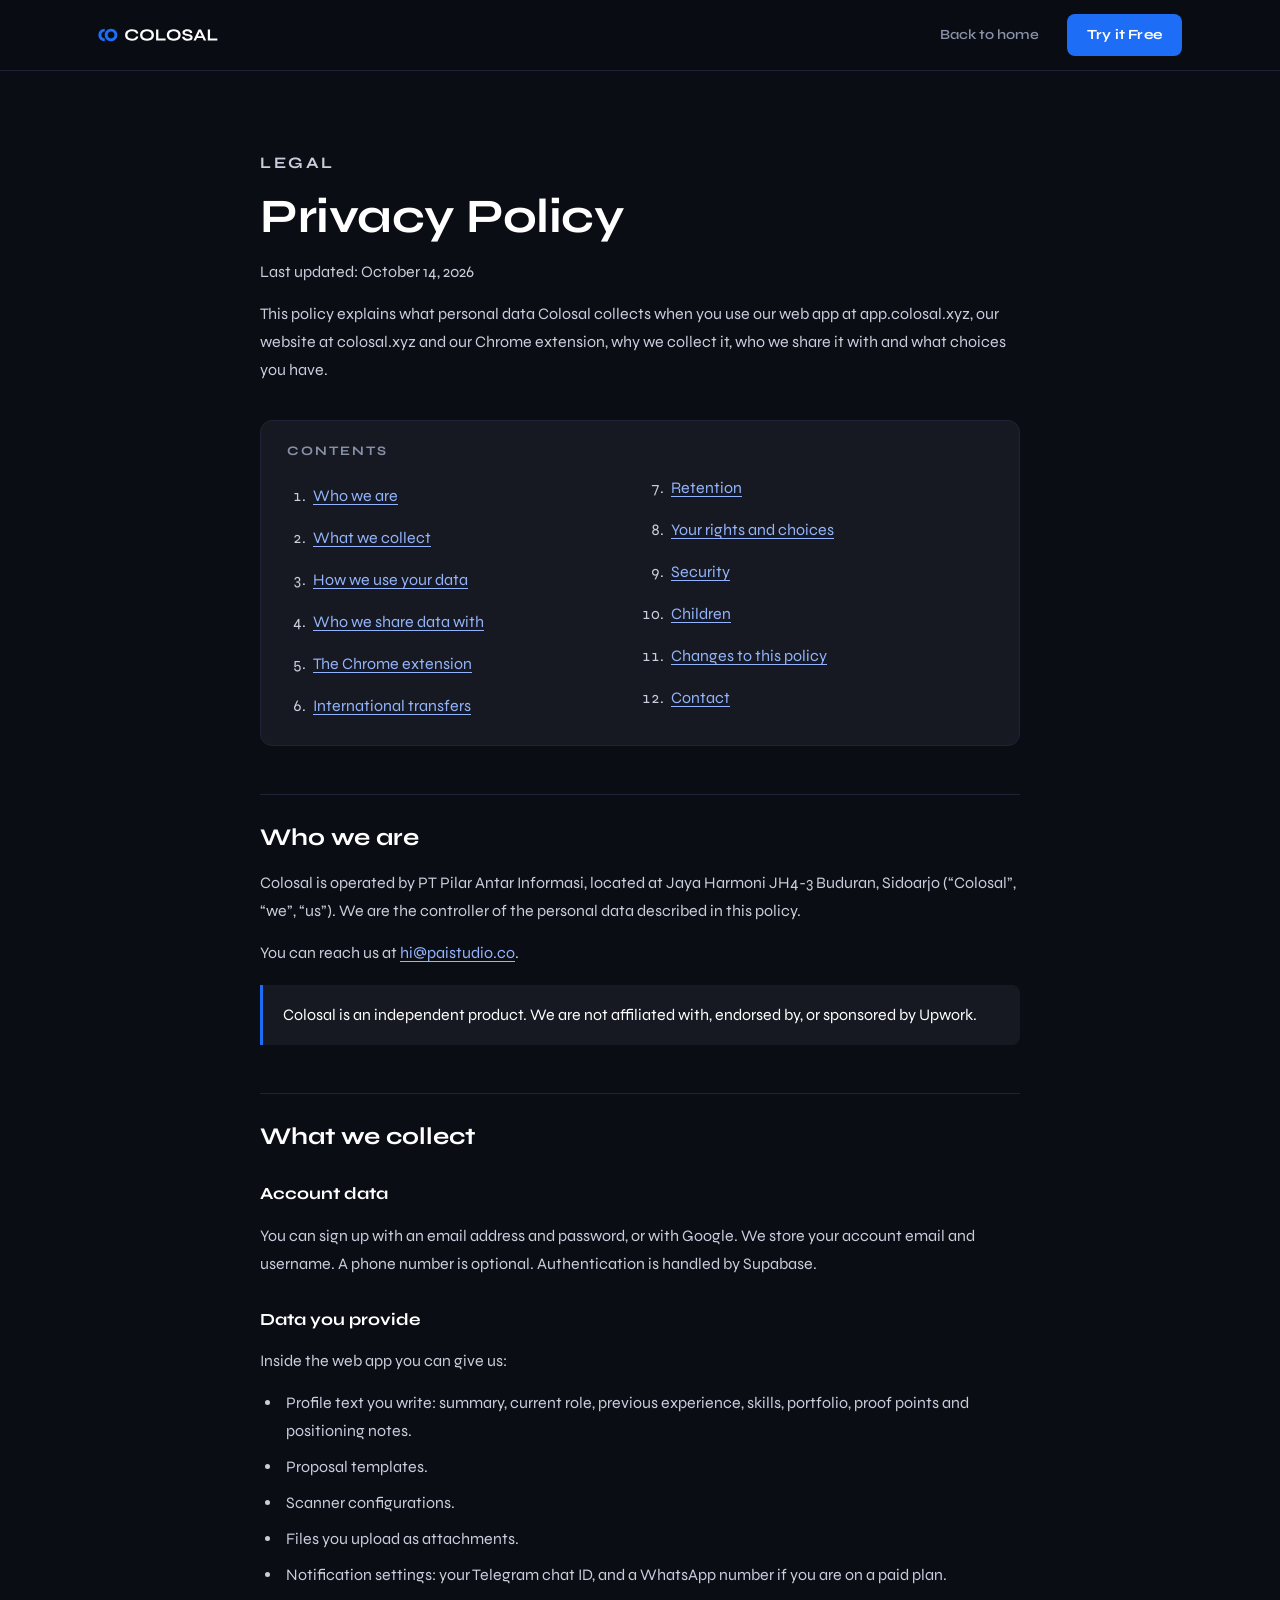
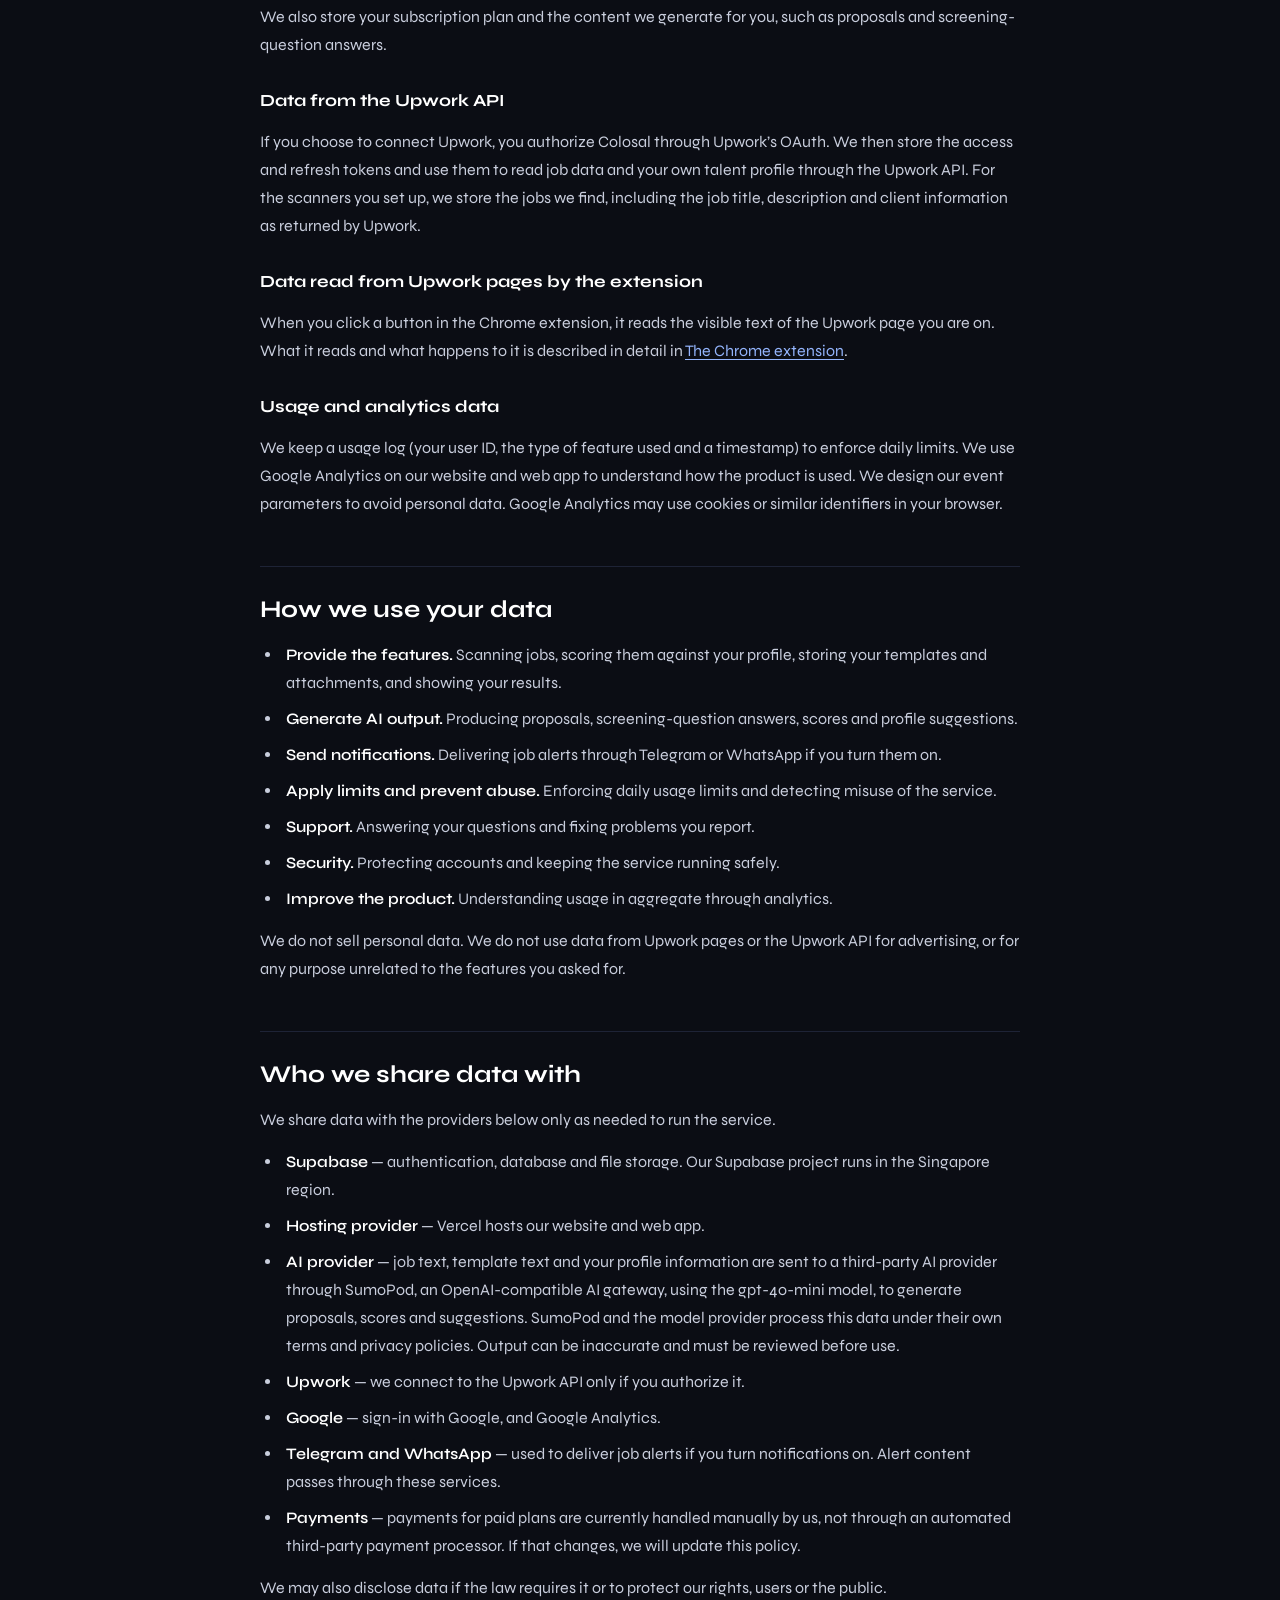
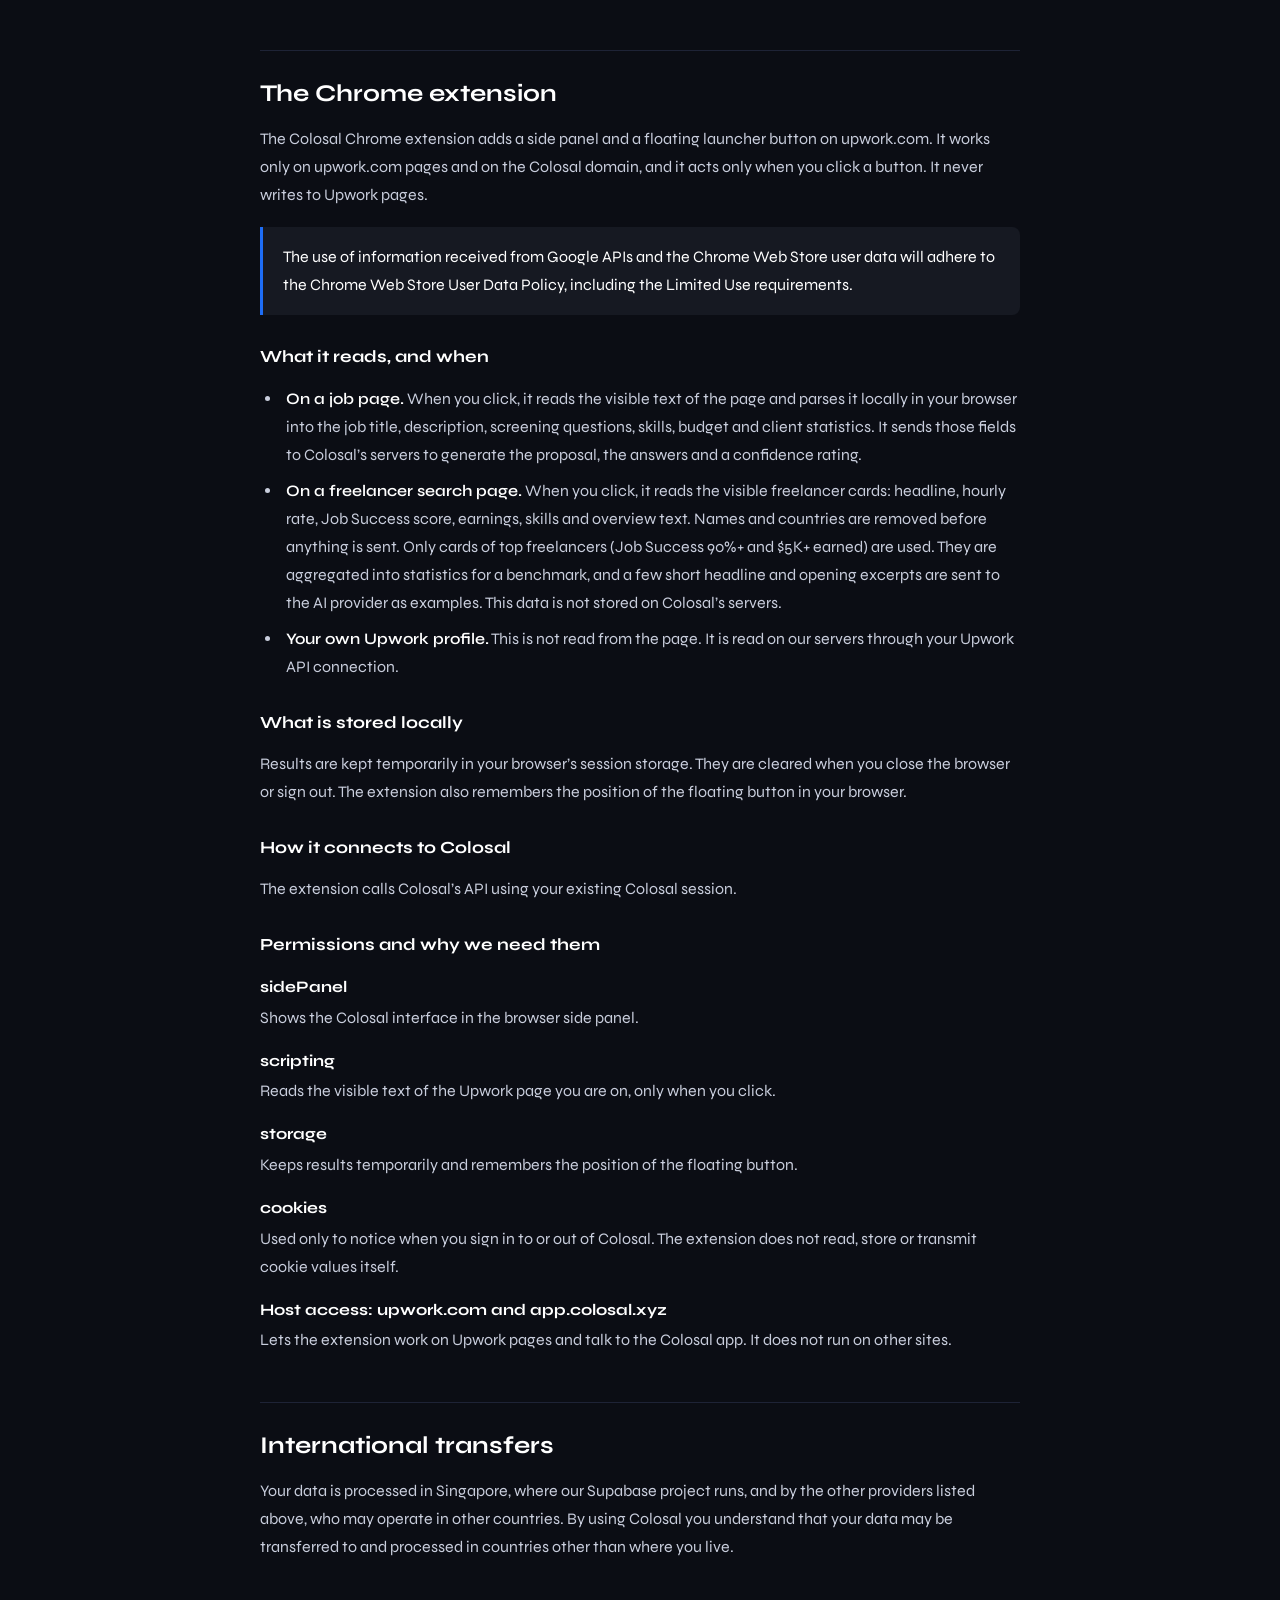
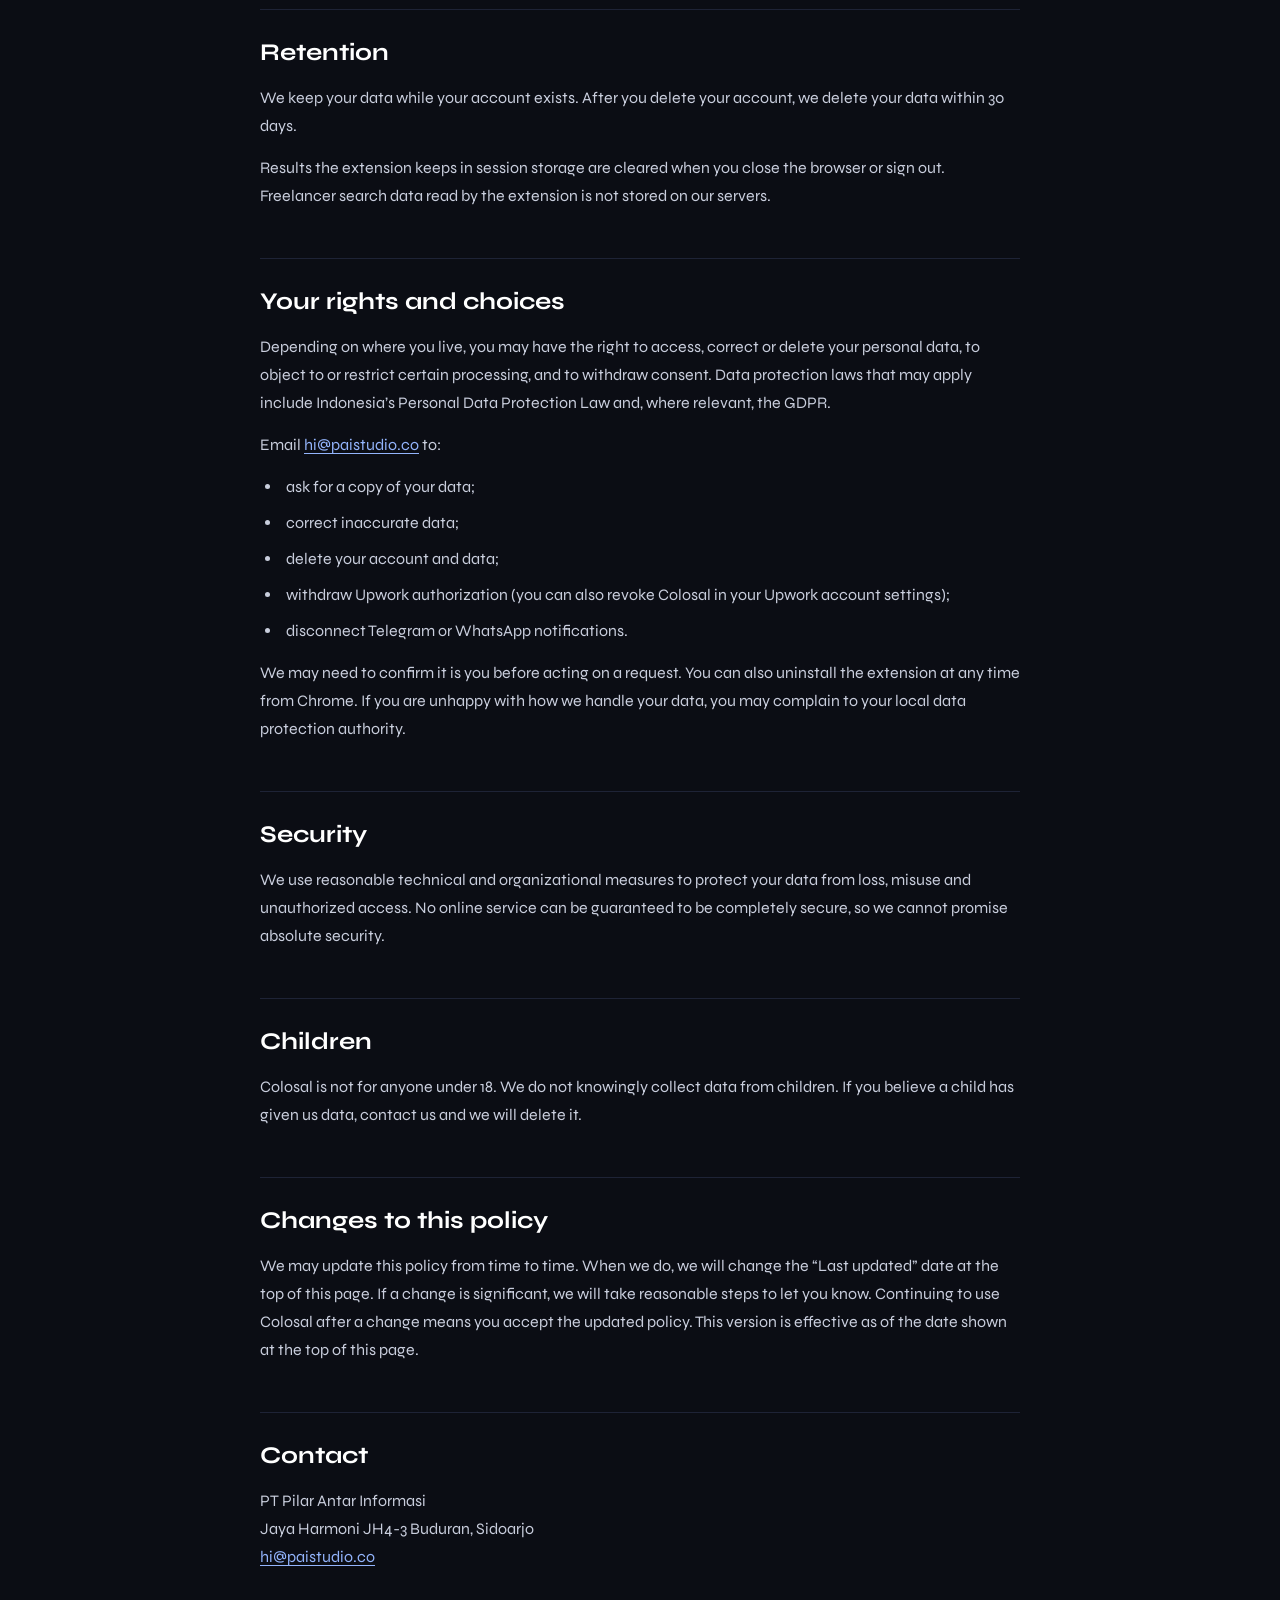
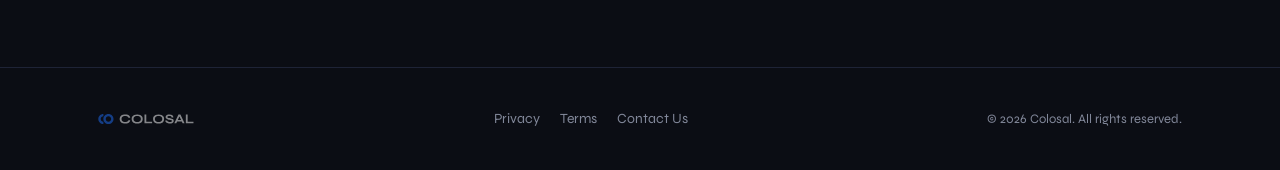
<file: privacy/index.html>
<!doctype html>
<html lang="en">
  <head>
    <meta charset="UTF-8" />
    <meta name="viewport" content="width=device-width, initial-scale=1.0" />
    <title>Privacy Policy — Colosal</title>
    <meta
      name="description"
      content="How Colosal collects, uses and protects your data across the web app and the Chrome extension, including what the extension reads on Upwork pages."
    />
    <meta name="robots" content="index, follow" />
    <link rel="canonical" href="https://colosal.xyz/privacy/" />

    <link
      rel="icon"
      type="image/png"
      sizes="32x32"
      href="/colosal-favicon.png"
    />
    <link rel="apple-touch-icon" sizes="32x32" href="/colosal-favicon.png" />

    <meta property="og:type" content="website" />
    <meta property="og:url" content="https://colosal.xyz/privacy/" />
    <meta property="og:title" content="Privacy Policy — Colosal" />
    <meta
      property="og:description"
      content="How Colosal collects, uses and protects your data across the web app and the Chrome extension."
    />
    <meta property="og:image" content="https://colosal.xyz/colosal-media.png" />
    <meta property="og:site_name" content="Colosal" />

    <!-- Google tag (gtag.js) -->
    <script
      async
      src="https://www.googletagmanager.com/gtag/js?id=G-6CFVC0H4J1"
    ></script>
    <script>
      window.dataLayer = window.dataLayer || [];
      function gtag() {
        dataLayer.push(arguments);
      }
      gtag("js", new Date());
      gtag("config", "G-6CFVC0H4J1");
    </script>

    <link rel="preconnect" href="https://fonts.googleapis.com" />
    <link rel="preconnect" href="https://fonts.gstatic.com" crossorigin />
    <link
      href="https://fonts.googleapis.com/css2?family=Syne:wght@400;500;600;700&display=swap"
      rel="stylesheet"
    />
    <link rel="stylesheet" href="/legal.css" />
  </head>

  <body>
    <a class="skip-link" href="#main">Skip to content</a>

    <nav aria-label="Main">
      <div class="container nav-inner">
        <a href="/" class="nav-logo" aria-label="Colosal home">
          <img src="/colosal-logo.svg" width="120" height="20" alt="Colosal" />
        </a>
        <div class="nav-right">
          <a class="nav-signin" href="/">Back to home</a>
          <a
            class="btn"
            href="https://app.colosal.xyz/signup"
            target="_blank"
            rel="noopener"
            >Try it Free</a
          >
        </div>
      </div>
    </nav>

    <main id="main" class="legal">
      <div class="container">
        <article class="legal-inner">
          <p class="legal-eyebrow">Legal</p>
          <h1>Privacy Policy</h1>
          <p class="legal-meta">
            Last updated: <time data-last-updated></time>
          </p>
          <p class="legal-intro">
            This policy explains what personal data Colosal collects when you
            use our web app at app.colosal.xyz, our website at colosal.xyz and
            our Chrome extension, why we collect it, who we share it with and
            what choices you have.
          </p>

          <nav class="toc" aria-labelledby="toc-title">
            <h2 id="toc-title">Contents</h2>
            <ol>
              <li><a href="#who-we-are">Who we are</a></li>
              <li><a href="#what-we-collect">What we collect</a></li>
              <li><a href="#how-we-use">How we use your data</a></li>
              <li><a href="#third-parties">Who we share data with</a></li>
              <li><a href="#extension">The Chrome extension</a></li>
              <li><a href="#transfers">International transfers</a></li>
              <li><a href="#retention">Retention</a></li>
              <li><a href="#your-rights">Your rights and choices</a></li>
              <li><a href="#security">Security</a></li>
              <li><a href="#children">Children</a></li>
              <li><a href="#changes">Changes to this policy</a></li>
              <li><a href="#contact">Contact</a></li>
            </ol>
          </nav>

          <section id="who-we-are">
            <h2>Who we are</h2>
            <p>
              Colosal is operated by
              PT Pilar Antar Informasi, located at Jaya Harmoni JH4-3 Buduran, Sidoarjo (&ldquo;Colosal&rdquo;,
              &ldquo;we&rdquo;, &ldquo;us&rdquo;). We are the controller of the
              personal data described in this policy.
            </p>
            <p>
              You can reach us at
              <a href="mailto:hi@paistudio.co">hi@paistudio.co</a>.
            </p>
            <div class="callout">
              <p>
                Colosal is an independent product. We are not affiliated with,
                endorsed by, or sponsored by Upwork.
              </p>
            </div>
          </section>

          <section id="what-we-collect">
            <h2>What we collect</h2>

            <h3>Account data</h3>
            <p>
              You can sign up with an email address and password, or with
              Google. We store your account email and username. A phone number
              is optional. Authentication is handled by Supabase.
            </p>

            <h3>Data you provide</h3>
            <p>Inside the web app you can give us:</p>
            <ul>
              <li>
                Profile text you write: summary, current role, previous
                experience, skills, portfolio, proof points and positioning
                notes.
              </li>
              <li>Proposal templates.</li>
              <li>Scanner configurations.</li>
              <li>Files you upload as attachments.</li>
              <li>
                Notification settings: your Telegram chat ID, and a WhatsApp
                number if you are on a paid plan.
              </li>
            </ul>
            <p>
              We also store your subscription plan and the content we generate
              for you, such as proposals and screening-question answers.
            </p>

            <h3>Data from the Upwork API</h3>
            <p>
              If you choose to connect Upwork, you authorize Colosal through
              Upwork&rsquo;s OAuth. We then store the access and refresh tokens
              and use them to read job data and your own talent profile through
              the Upwork API. For the scanners you set up, we store the jobs we
              find, including the job title, description and client information
              as returned by Upwork.
            </p>

            <h3>Data read from Upwork pages by the extension</h3>
            <p>
              When you click a button in the Chrome extension, it reads the
              visible text of the Upwork page you are on. What it reads and what
              happens to it is described in detail in
              <a href="#extension">The Chrome extension</a>.
            </p>

            <h3>Usage and analytics data</h3>
            <p>
              We keep a usage log (your user ID, the type of feature used and a
              timestamp) to enforce daily limits. We use Google Analytics on our
              website and web app to understand how the product is used. We
              design our event parameters to avoid personal data. Google
              Analytics may use cookies or similar identifiers in your browser.
            </p>
          </section>

          <section id="how-we-use">
            <h2>How we use your data</h2>
            <ul>
              <li>
                <strong>Provide the features.</strong> Scanning jobs, scoring
                them against your profile, storing your templates and
                attachments, and showing your results.
              </li>
              <li>
                <strong>Generate AI output.</strong> Producing proposals,
                screening-question answers, scores and profile suggestions.
              </li>
              <li>
                <strong>Send notifications.</strong> Delivering job alerts
                through Telegram or WhatsApp if you turn them on.
              </li>
              <li>
                <strong>Apply limits and prevent abuse.</strong> Enforcing daily
                usage limits and detecting misuse of the service.
              </li>
              <li>
                <strong>Support.</strong> Answering your questions and fixing
                problems you report.
              </li>
              <li>
                <strong>Security.</strong> Protecting accounts and keeping the
                service running safely.
              </li>
              <li>
                <strong>Improve the product.</strong> Understanding usage in
                aggregate through analytics.
              </li>
            </ul>
            <p>
              We do not sell personal data. We do not use data from Upwork pages
              or the Upwork API for advertising, or for any purpose unrelated to
              the features you asked for.
            </p>
          </section>

          <section id="third-parties">
            <h2>Who we share data with</h2>
            <p>
              We share data with the providers below only as needed to run the
              service.
            </p>
            <ul>
              <li>
                <strong>Supabase</strong> &mdash; authentication, database and
                file storage. Our Supabase project runs in the Singapore
                region.
              </li>
              <li>
                <strong>Hosting provider</strong> &mdash;
                Vercel hosts our website and
                web app.
              </li>
              <li>
                <strong>AI provider</strong> &mdash; job text, template text and
                your profile information are sent to a third-party AI provider
                through SumoPod, an OpenAI-compatible AI gateway, using the gpt-4o-mini model, to generate proposals, scores and suggestions. SumoPod and the model provider process this data under their own terms and privacy policies. Output can be inaccurate and must be reviewed before use.
              </li>
              <li>
                <strong>Upwork</strong> &mdash; we connect to the Upwork API
                only if you authorize it.
              </li>
              <li>
                <strong>Google</strong> &mdash; sign-in with Google, and Google
                Analytics.
              </li>
              <li>
                <strong>Telegram and WhatsApp</strong> &mdash; used to deliver
                job alerts if you turn notifications on. Alert content passes
                through these services.
              </li>
              <li>
                <strong>Payments</strong> &mdash; payments for paid plans are currently handled manually by us, not through an automated third-party payment processor. If that changes, we will update this policy.
              </li>
            </ul>
            <p>
              We may also disclose data if the law requires it or to protect our
              rights, users or the public.
            </p>
          </section>

          <section id="extension">
            <h2>The Chrome extension</h2>
            <p>
              The Colosal Chrome extension adds a side panel and a floating
              launcher button on upwork.com. It works only on upwork.com pages
              and on the Colosal domain, and it acts only when you click a
              button. It never writes to Upwork pages.
            </p>

            <div class="callout">
              <p>
                The use of information received from Google APIs and the Chrome
                Web Store user data will adhere to the Chrome Web Store User Data
                Policy, including the Limited Use requirements.
              </p>
            </div>

            <h3>What it reads, and when</h3>
            <ul>
              <li>
                <strong>On a job page.</strong> When you click, it reads the
                visible text of the page and parses it locally in your browser
                into the job title, description, screening questions, skills,
                budget and client statistics. It sends those fields to
                Colosal&rsquo;s servers to generate the proposal, the answers
                and a confidence rating.
              </li>
              <li>
                <strong>On a freelancer search page.</strong> When you click, it
                reads the visible freelancer cards: headline, hourly rate, Job
                Success score, earnings, skills and overview text. Names and
                countries are removed before anything is sent. Only cards of top
                freelancers (Job Success 90%+ and $5K+ earned) are used. They
                are aggregated into statistics for a benchmark, and a few short
                headline and opening excerpts are sent to the AI provider as
                examples. This data is not stored on Colosal&rsquo;s servers.
              </li>
              <li>
                <strong>Your own Upwork profile.</strong> This is not read from
                the page. It is read on our servers through your Upwork API
                connection.
              </li>
            </ul>

            <h3>What is stored locally</h3>
            <p>
              Results are kept temporarily in your browser&rsquo;s session
              storage. They are cleared when you close the browser or sign out.
              The extension also remembers the position of the floating button
              in your browser.
            </p>

            <h3>How it connects to Colosal</h3>
            <p>
              The extension calls Colosal&rsquo;s API using your existing
              Colosal session.
            </p>

            <h3>Permissions and why we need them</h3>
            <dl class="perm-list">
              <dt>sidePanel</dt>
              <dd>Shows the Colosal interface in the browser side panel.</dd>
              <dt>scripting</dt>
              <dd>
                Reads the visible text of the Upwork page you are on, only when
                you click.
              </dd>
              <dt>storage</dt>
              <dd>
                Keeps results temporarily and remembers the position of the
                floating button.
              </dd>
              <dt>cookies</dt>
              <dd>
                Used only to notice when you sign in to or out of Colosal. The
                extension does not read, store or transmit cookie values
                itself.
              </dd>
              <dt>Host access: upwork.com and app.colosal.xyz</dt>
              <dd>
                Lets the extension work on Upwork pages and talk to the Colosal
                app. It does not run on other sites.
              </dd>
            </dl>
          </section>

          <section id="transfers">
            <h2>International transfers</h2>
            <p>
              Your data is processed in Singapore, where our Supabase project
              runs, and by the other providers listed above, who may operate in
              other countries. By using Colosal you understand that your data
              may be transferred to and processed in countries other than where
              you live.
            </p>
          </section>

          <section id="retention">
            <h2>Retention</h2>
            <p>
              We keep your data while your account exists.
              After you delete your account, we delete your data within 30 days.
            </p>
            <p>
              Results the extension keeps in session storage are cleared when
              you close the browser or sign out. Freelancer search data read by
              the extension is not stored on our servers.
            </p>
          </section>

          <section id="your-rights">
            <h2>Your rights and choices</h2>
            <p>
              Depending on where you live, you may have the right to access,
              correct or delete your personal data, to object to or restrict
              certain processing, and to withdraw consent. Data protection laws
              that may apply include
              Indonesia&rsquo;s Personal Data Protection Law and, where relevant, the GDPR.
            </p>
            <p>Email <a href="mailto:hi@paistudio.co">hi@paistudio.co</a> to:</p>
            <ul>
              <li>ask for a copy of your data;</li>
              <li>correct inaccurate data;</li>
              <li>delete your account and data;</li>
              <li>
                withdraw Upwork authorization (you can also revoke Colosal in
                your Upwork account settings);
              </li>
              <li>disconnect Telegram or WhatsApp notifications.</li>
            </ul>
            <p>
              We may need to confirm it is you before acting on a request. You
              can also uninstall the extension at any time from Chrome. If you
              are unhappy with how we handle your data, you may complain to your
              local data protection authority.
            </p>
          </section>

          <section id="security">
            <h2>Security</h2>
            <p>
              We use reasonable technical and organizational measures to protect
              your data from loss, misuse and unauthorized access. No online
              service can be guaranteed to be completely secure, so we cannot
              promise absolute security.
            </p>
          </section>

          <section id="children">
            <h2>Children</h2>
            <p>
              Colosal is not for anyone under 18. We do not knowingly collect
              data from children. If you believe a child has given us data,
              contact us and we will delete it.
            </p>
          </section>

          <section id="changes">
            <h2>Changes to this policy</h2>
            <p>
              We may update this policy from time to time. When we do, we will
              change the &ldquo;Last updated&rdquo; date at the top of this
              page. If a change is significant, we will take reasonable steps to
              let you know. Continuing to use Colosal after a change means you
              accept the updated policy. This version is effective as of the
              date shown at the top of this page.
            </p>
          </section>

          <section id="contact">
            <h2>Contact</h2>
            <p>
              PT Pilar Antar Informasi<br />
              Jaya Harmoni JH4-3 Buduran, Sidoarjo<br />
              <a href="mailto:hi@paistudio.co">hi@paistudio.co</a>
            </p>
          </section>
        </article>
      </div>
    </main>

    <footer>
      <div class="container footer-inner">
        <a href="/" class="footer-logo" aria-label="Colosal home">
          <img src="/colosal-logo.svg" width="96" height="16" alt="Colosal" />
        </a>
        <div class="footer-links">
          <a href="/privacy/" aria-current="page">Privacy</a>
          <a href="/terms/">Terms</a>
          <a href="mailto:hi@paistudio.co">Contact Us</a>
        </div>
        <div class="footer-copy">© 2026 Colosal. All rights reserved.</div>
      </div>
    </footer>

    <script src="/legal.js"></script>
  </body>
</html>
</file>
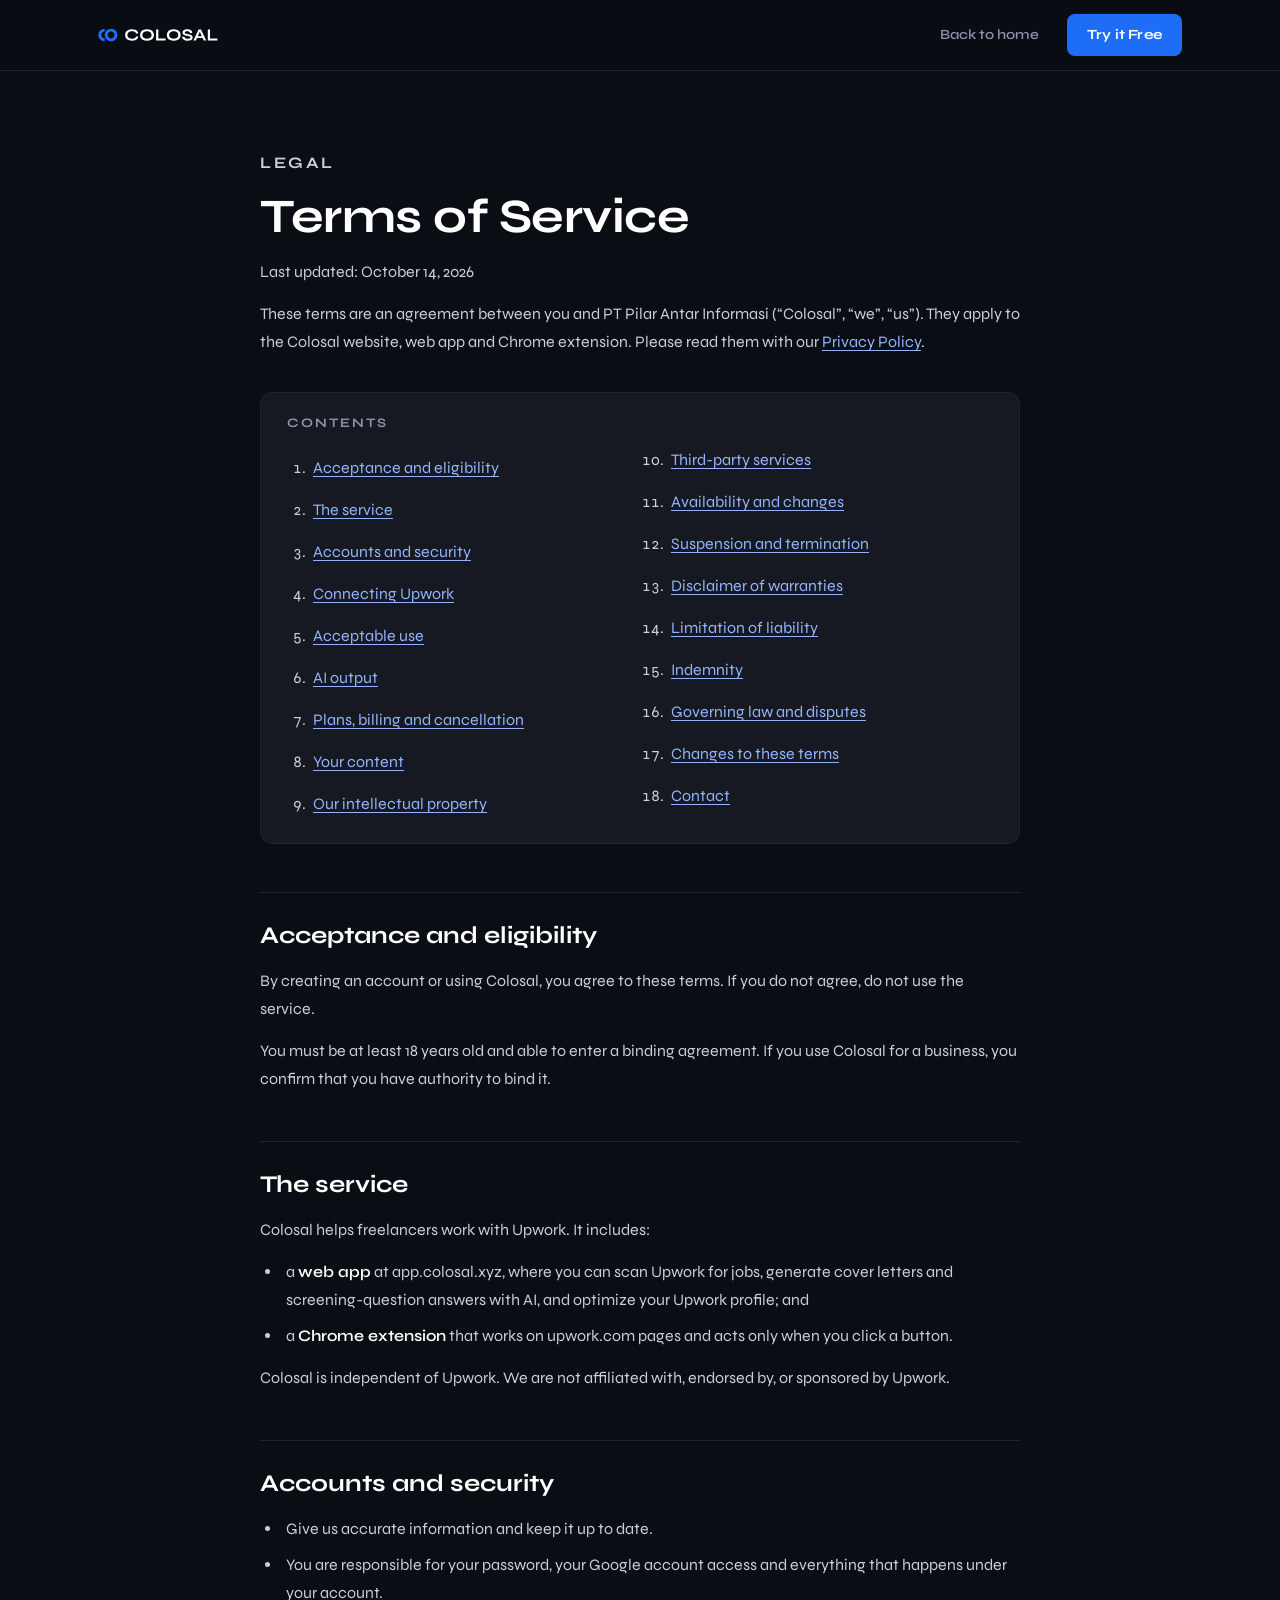
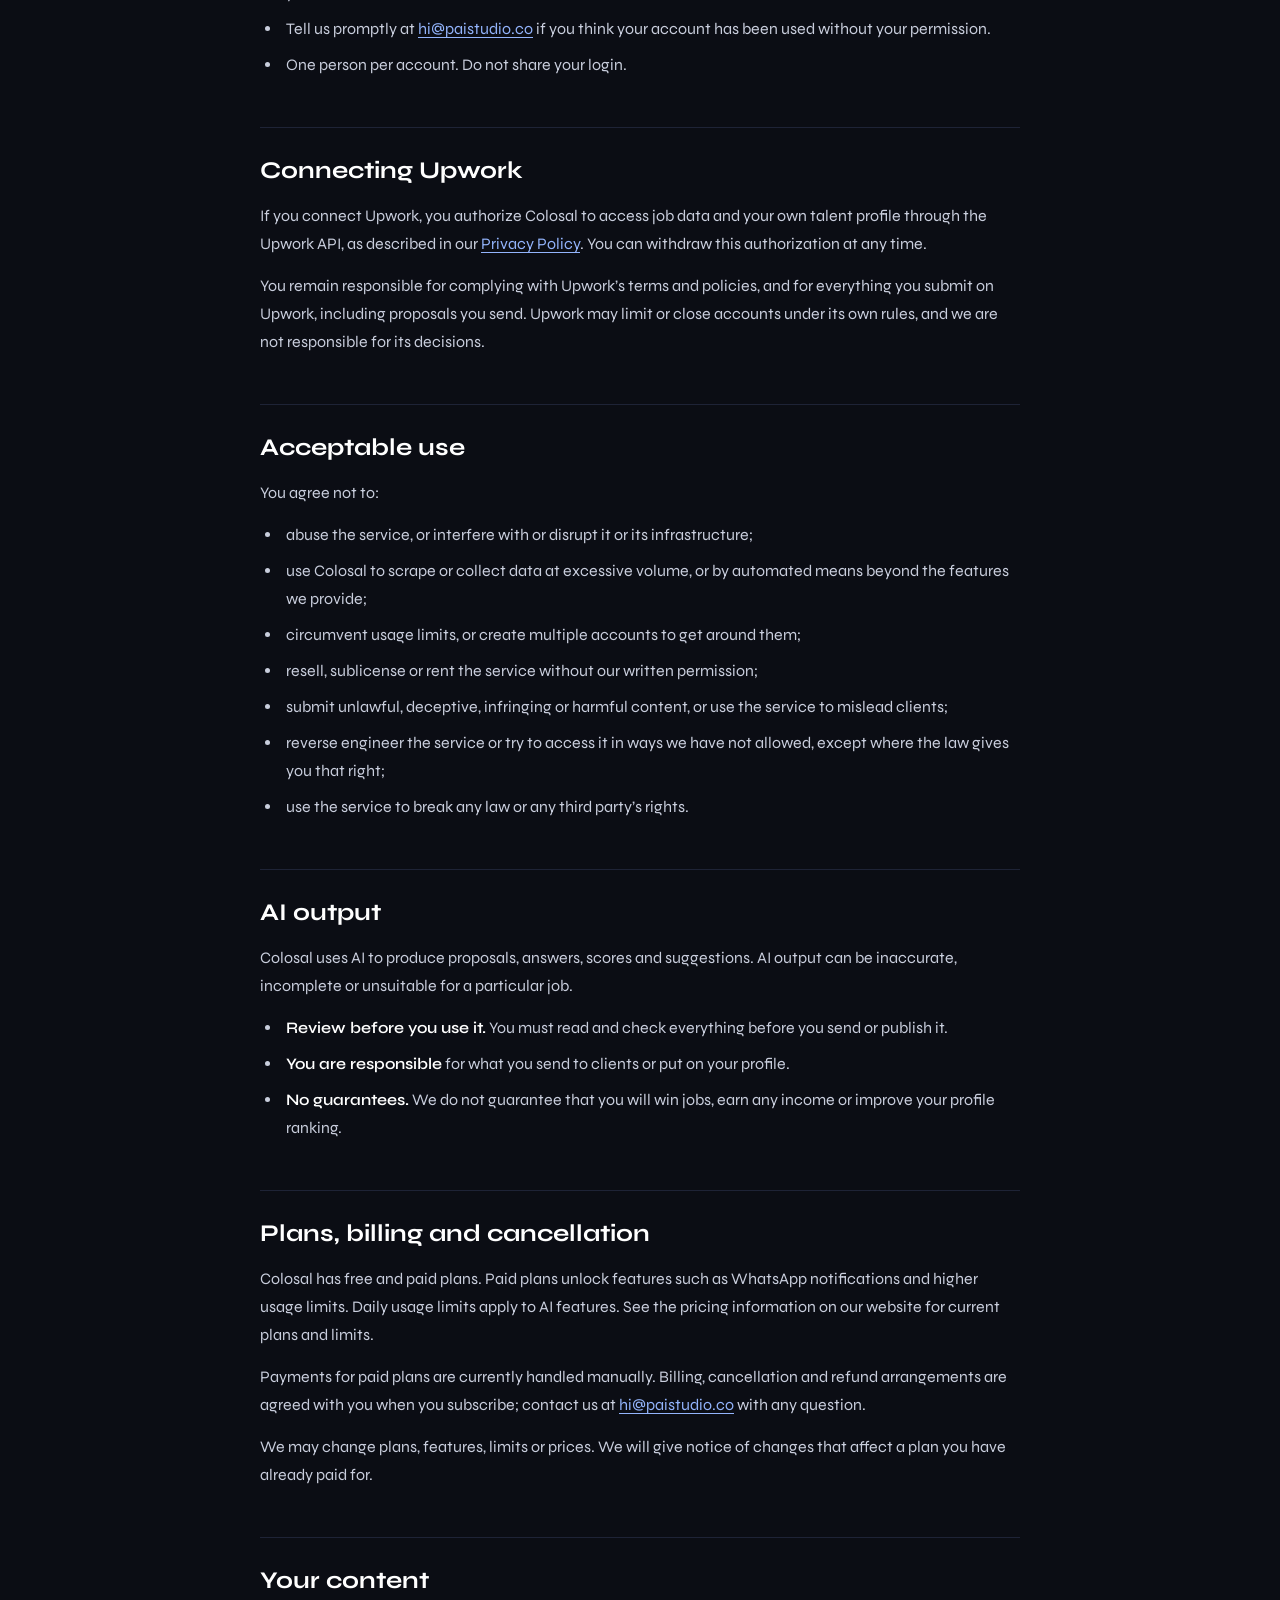
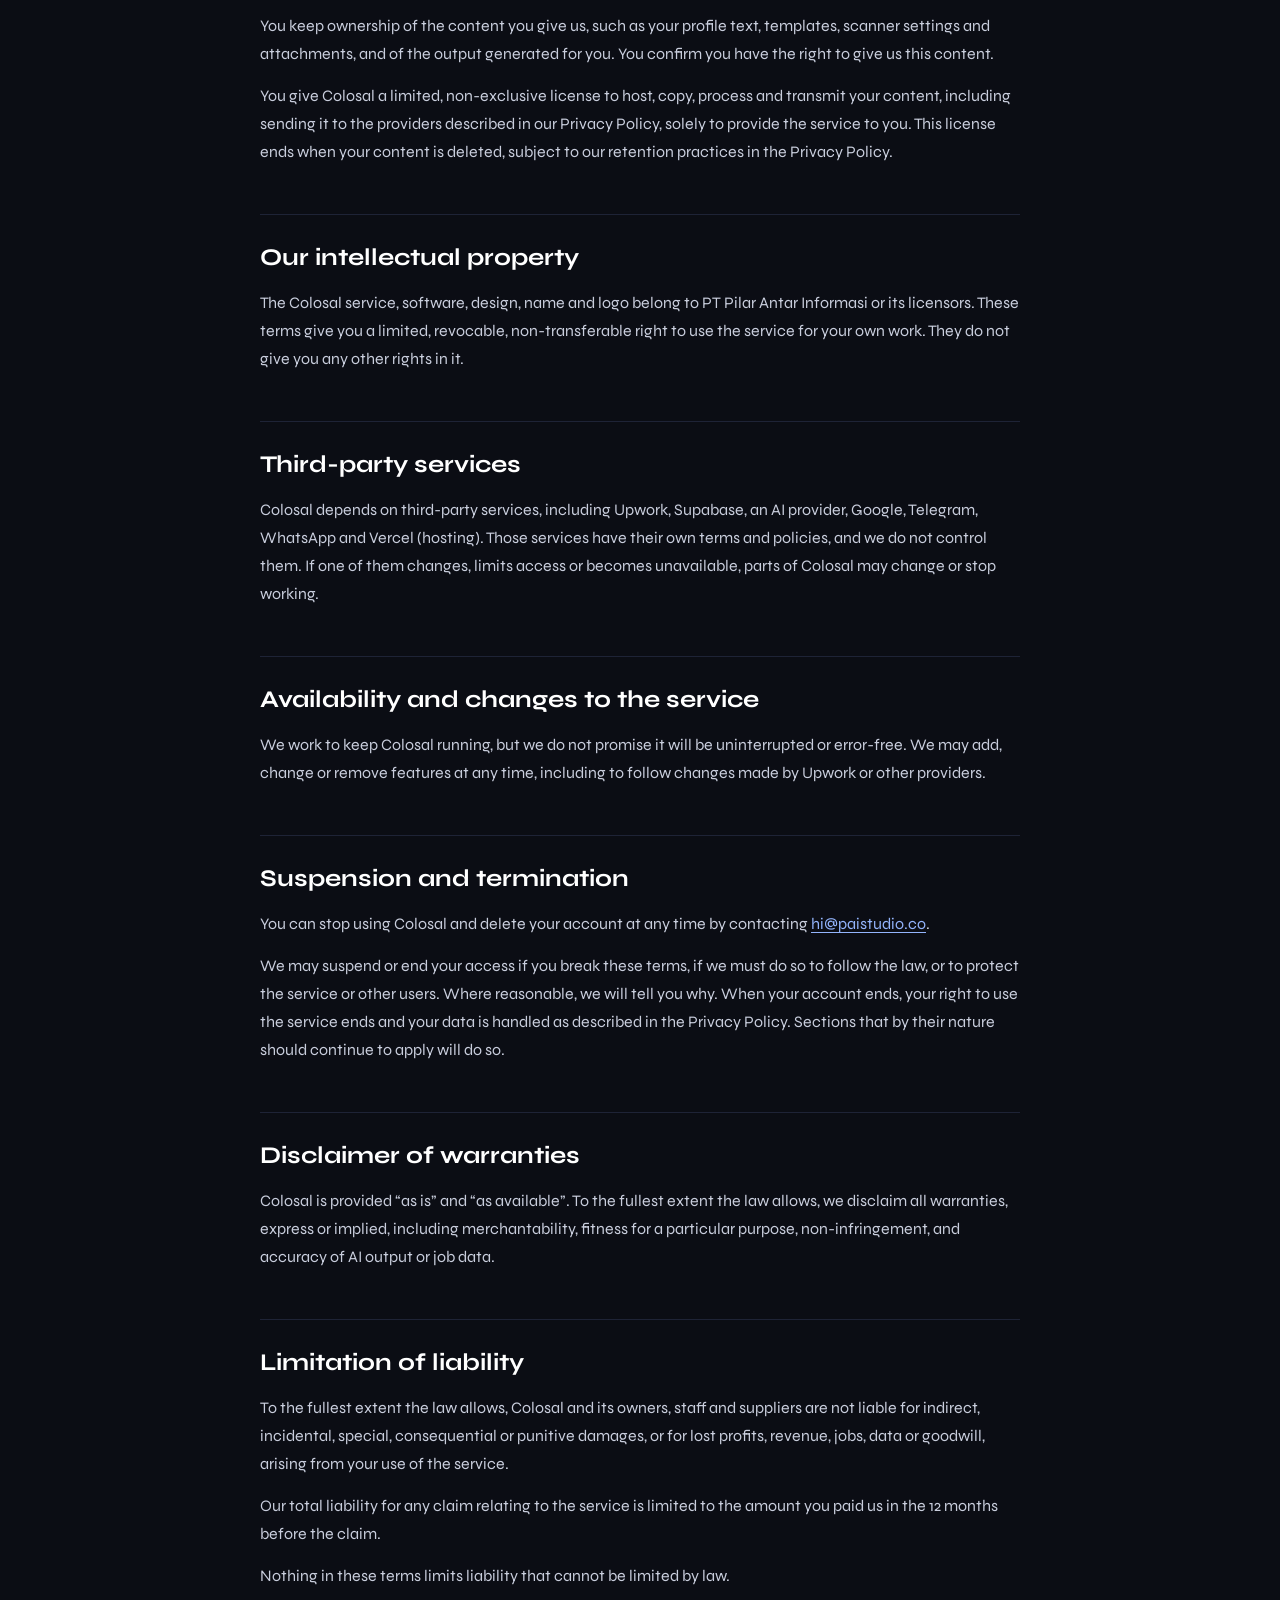
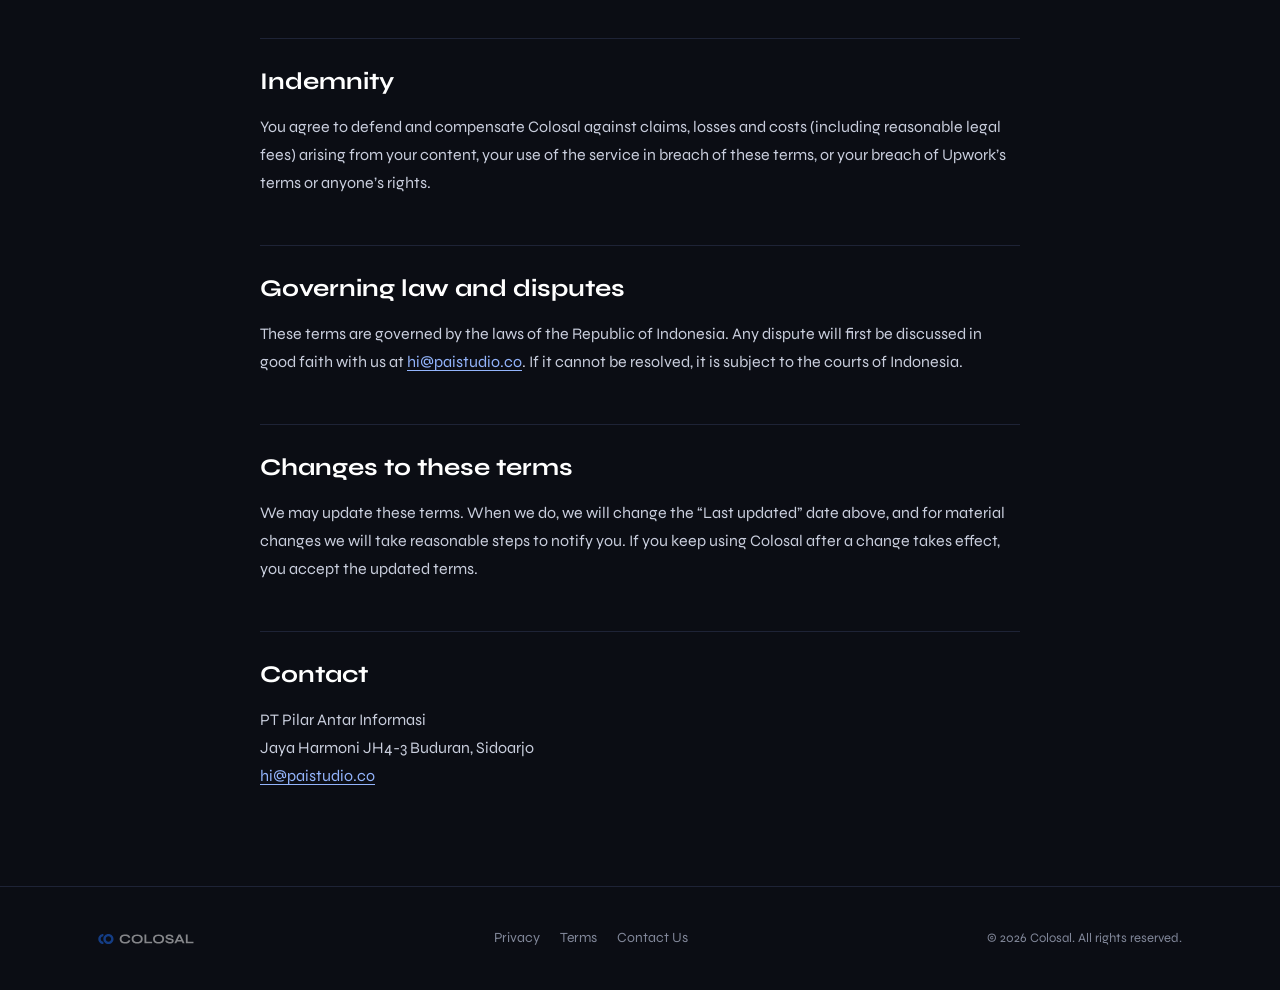
<file: terms/index.html>
<!doctype html>
<html lang="en">
  <head>
    <meta charset="UTF-8" />
    <meta name="viewport" content="width=device-width, initial-scale=1.0" />
    <title>Terms of Service — Colosal</title>
    <meta
      name="description"
      content="The terms that apply when you use Colosal, including the web app and Chrome extension: accounts, Upwork connection, AI output, plans and billing."
    />
    <meta name="robots" content="index, follow" />
    <link rel="canonical" href="https://colosal.xyz/terms/" />

    <link
      rel="icon"
      type="image/png"
      sizes="32x32"
      href="/colosal-favicon.png"
    />
    <link rel="apple-touch-icon" sizes="32x32" href="/colosal-favicon.png" />

    <meta property="og:type" content="website" />
    <meta property="og:url" content="https://colosal.xyz/terms/" />
    <meta property="og:title" content="Terms of Service — Colosal" />
    <meta
      property="og:description"
      content="The terms that apply when you use the Colosal web app and Chrome extension."
    />
    <meta property="og:image" content="https://colosal.xyz/colosal-media.png" />
    <meta property="og:site_name" content="Colosal" />

    <!-- Google tag (gtag.js) -->
    <script
      async
      src="https://www.googletagmanager.com/gtag/js?id=G-6CFVC0H4J1"
    ></script>
    <script>
      window.dataLayer = window.dataLayer || [];
      function gtag() {
        dataLayer.push(arguments);
      }
      gtag("js", new Date());
      gtag("config", "G-6CFVC0H4J1");
    </script>

    <link rel="preconnect" href="https://fonts.googleapis.com" />
    <link rel="preconnect" href="https://fonts.gstatic.com" crossorigin />
    <link
      href="https://fonts.googleapis.com/css2?family=Syne:wght@400;500;600;700&display=swap"
      rel="stylesheet"
    />
    <link rel="stylesheet" href="/legal.css" />
  </head>

  <body>
    <a class="skip-link" href="#main">Skip to content</a>

    <nav aria-label="Main">
      <div class="container nav-inner">
        <a href="/" class="nav-logo" aria-label="Colosal home">
          <img src="/colosal-logo.svg" width="120" height="20" alt="Colosal" />
        </a>
        <div class="nav-right">
          <a class="nav-signin" href="/">Back to home</a>
          <a
            class="btn"
            href="https://app.colosal.xyz/signup"
            target="_blank"
            rel="noopener"
            >Try it Free</a
          >
        </div>
      </div>
    </nav>

    <main id="main" class="legal">
      <div class="container">
        <article class="legal-inner">
          <p class="legal-eyebrow">Legal</p>
          <h1>Terms of Service</h1>
          <p class="legal-meta">
            Last updated: <time data-last-updated></time>
          </p>
          <p class="legal-intro">
            These terms are an agreement between you and
            PT Pilar Antar Informasi
            (&ldquo;Colosal&rdquo;, &ldquo;we&rdquo;, &ldquo;us&rdquo;). They
            apply to the Colosal website, web app and Chrome extension. Please
            read them with our <a href="/privacy/">Privacy Policy</a>.
          </p>

          <nav class="toc" aria-labelledby="toc-title">
            <h2 id="toc-title">Contents</h2>
            <ol>
              <li><a href="#acceptance">Acceptance and eligibility</a></li>
              <li><a href="#service">The service</a></li>
              <li><a href="#accounts">Accounts and security</a></li>
              <li><a href="#upwork">Connecting Upwork</a></li>
              <li><a href="#acceptable-use">Acceptable use</a></li>
              <li><a href="#ai-output">AI output</a></li>
              <li><a href="#plans">Plans, billing and cancellation</a></li>
              <li><a href="#your-content">Your content</a></li>
              <li><a href="#our-ip">Our intellectual property</a></li>
              <li><a href="#third-party">Third-party services</a></li>
              <li><a href="#availability">Availability and changes</a></li>
              <li><a href="#termination">Suspension and termination</a></li>
              <li><a href="#warranties">Disclaimer of warranties</a></li>
              <li><a href="#liability">Limitation of liability</a></li>
              <li><a href="#indemnity">Indemnity</a></li>
              <li><a href="#law">Governing law and disputes</a></li>
              <li><a href="#changes">Changes to these terms</a></li>
              <li><a href="#contact">Contact</a></li>
            </ol>
          </nav>

          <section id="acceptance">
            <h2>Acceptance and eligibility</h2>
            <p>
              By creating an account or using Colosal, you agree to these terms.
              If you do not agree, do not use the service.
            </p>
            <p>
              You must be at least 18 years old and able to enter a binding
              agreement. If you use Colosal for a business, you confirm that you
              have authority to bind it.
            </p>
          </section>

          <section id="service">
            <h2>The service</h2>
            <p>Colosal helps freelancers work with Upwork. It includes:</p>
            <ul>
              <li>
                a <strong>web app</strong> at app.colosal.xyz, where you can
                scan Upwork for jobs, generate cover letters and
                screening-question answers with AI, and optimize your Upwork
                profile; and
              </li>
              <li>
                a <strong>Chrome extension</strong> that works on upwork.com
                pages and acts only when you click a button.
              </li>
            </ul>
            <p>
              Colosal is independent of Upwork. We are not affiliated with,
              endorsed by, or sponsored by Upwork.
            </p>
          </section>

          <section id="accounts">
            <h2>Accounts and security</h2>
            <ul>
              <li>Give us accurate information and keep it up to date.</li>
              <li>
                You are responsible for your password, your Google account
                access and everything that happens under your account.
              </li>
              <li>
                Tell us promptly at <a href="mailto:hi@paistudio.co">hi@paistudio.co</a> if
                you think your account has been used without your permission.
              </li>
              <li>One person per account. Do not share your login.</li>
            </ul>
          </section>

          <section id="upwork">
            <h2>Connecting Upwork</h2>
            <p>
              If you connect Upwork, you authorize Colosal to access job data and
              your own talent profile through the Upwork API, as described in our
              <a href="/privacy/">Privacy Policy</a>. You can withdraw this
              authorization at any time.
            </p>
            <p>
              You remain responsible for complying with Upwork&rsquo;s terms and
              policies, and for everything you submit on Upwork, including
              proposals you send. Upwork may limit or close accounts under its
              own rules, and we are not responsible for its decisions.
            </p>
          </section>

          <section id="acceptable-use">
            <h2>Acceptable use</h2>
            <p>You agree not to:</p>
            <ul>
              <li>
                abuse the service, or interfere with or disrupt it or its
                infrastructure;
              </li>
              <li>
                use Colosal to scrape or collect data at excessive volume, or by
                automated means beyond the features we provide;
              </li>
              <li>
                circumvent usage limits, or create multiple accounts to get
                around them;
              </li>
              <li>
                resell, sublicense or rent the service without our written
                permission;
              </li>
              <li>
                submit unlawful, deceptive, infringing or harmful content, or
                use the service to mislead clients;
              </li>
              <li>
                reverse engineer the service or try to access it in ways we have
                not allowed, except where the law gives you that right;
              </li>
              <li>
                use the service to break any law or any third party&rsquo;s
                rights.
              </li>
            </ul>
          </section>

          <section id="ai-output">
            <h2>AI output</h2>
            <p>
              Colosal uses AI to produce proposals, answers, scores and
              suggestions. AI output can be inaccurate, incomplete or unsuitable
              for a particular job.
            </p>
            <ul>
              <li>
                <strong>Review before you use it.</strong> You must read and
                check everything before you send or publish it.
              </li>
              <li>
                <strong>You are responsible</strong> for what you send to
                clients or put on your profile.
              </li>
              <li>
                <strong>No guarantees.</strong> We do not guarantee that you will
                win jobs, earn any income or improve your profile ranking.
              </li>
            </ul>
          </section>

          <section id="plans">
            <h2>Plans, billing and cancellation</h2>
            <p>
              Colosal has free and paid plans. Paid plans unlock features such
              as WhatsApp notifications and higher usage limits. Daily usage
              limits apply to AI features. See the pricing information on our website for current plans and limits.
            </p>
            <p>
              Payments for paid plans are currently handled manually. Billing, cancellation and refund arrangements are agreed with you when you subscribe; contact us at <a href="mailto:hi@paistudio.co">hi@paistudio.co</a> with any question.
            </p>
            <p>
              We may change plans, features, limits or prices. We will give
              notice of changes that affect a plan you have already paid for.
            </p>
          </section>

          <section id="your-content">
            <h2>Your content</h2>
            <p>
              You keep ownership of the content you give us, such as your profile
              text, templates, scanner settings and attachments, and of the
              output generated for you. You confirm you have the right to give
              us this content.
            </p>
            <p>
              You give Colosal a limited, non-exclusive license to host, copy,
              process and transmit your content, including sending it to the
              providers described in our Privacy Policy, solely to provide the
              service to you. This license ends when your content is deleted,
              subject to our retention practices in the Privacy Policy.
            </p>
          </section>

          <section id="our-ip">
            <h2>Our intellectual property</h2>
            <p>
              The Colosal service, software, design, name and logo belong to
              PT Pilar Antar Informasi or its licensors.
              These terms give you a limited, revocable, non-transferable right
              to use the service for your own work. They do not give you any
              other rights in it.
            </p>
          </section>

          <section id="third-party">
            <h2>Third-party services</h2>
            <p>
              Colosal depends on third-party services, including Upwork,
              Supabase, an AI provider, Google, Telegram, WhatsApp and
              Vercel (hosting). Those services have their own terms and
              policies, and we do not control them. If one of them changes,
              limits access or becomes unavailable, parts of Colosal may change
              or stop working.
            </p>
          </section>

          <section id="availability">
            <h2>Availability and changes to the service</h2>
            <p>
              We work to keep Colosal running, but we do not promise it will be
              uninterrupted or error-free. We may add, change or remove features
              at any time, including to follow changes made by Upwork or other
              providers.
            </p>
          </section>

          <section id="termination">
            <h2>Suspension and termination</h2>
            <p>
              You can stop using Colosal and delete your account at any time by
              contacting <a href="mailto:hi@paistudio.co">hi@paistudio.co</a>.
            </p>
            <p>
              We may suspend or end your access if you break these terms, if we
              must do so to follow the law, or to protect the service or other
              users. Where reasonable, we will tell you why. When your account
              ends, your right to use the service ends and your data is handled
              as described in the Privacy Policy. Sections that by their nature
              should continue to apply will do so.
            </p>
          </section>

          <section id="warranties">
            <h2>Disclaimer of warranties</h2>
            <p>
              Colosal is provided &ldquo;as is&rdquo; and &ldquo;as
              available&rdquo;. To the fullest extent the law allows, we
              disclaim all warranties, express or implied, including
              merchantability, fitness for a particular purpose,
              non-infringement, and accuracy of AI output or job data.
            </p>
          </section>

          <section id="liability">
            <h2>Limitation of liability</h2>
            <p>
              To the fullest extent the law allows, Colosal and its owners,
              staff and suppliers are not liable for indirect, incidental,
              special, consequential or punitive damages, or for lost profits,
              revenue, jobs, data or goodwill, arising from your use of the
              service.
            </p>
            <p>
              Our total liability for any claim relating to the service is
              limited to
              the amount you paid us in the 12 months before the claim.
            </p>
            <p>
              Nothing in these terms limits liability that cannot be limited by
              law.
            </p>
          </section>

          <section id="indemnity">
            <h2>Indemnity</h2>
            <p>
              You agree to defend and compensate Colosal against claims, losses
              and costs (including reasonable legal fees) arising from your
              content, your use of the service in breach of these terms, or your
              breach of Upwork&rsquo;s terms or anyone&rsquo;s rights.
            </p>
          </section>

          <section id="law">
            <h2>Governing law and disputes</h2>
            <p>These terms are governed by the laws of the Republic of Indonesia. Any dispute will first be discussed in good faith with us at <a href="mailto:hi@paistudio.co">hi@paistudio.co</a>. If it cannot be resolved, it is subject to the courts of Indonesia.</p>
          </section>

          <section id="changes">
            <h2>Changes to these terms</h2>
            <p>
              We may update these terms. When we do, we will change the
              &ldquo;Last updated&rdquo; date above, and for material changes we
              will take reasonable steps to notify you. If you keep using Colosal
              after a change takes effect, you accept the updated terms.
            </p>
          </section>

          <section id="contact">
            <h2>Contact</h2>
            <p>
              PT Pilar Antar Informasi<br />
              Jaya Harmoni JH4-3 Buduran, Sidoarjo<br />
              <a href="mailto:hi@paistudio.co">hi@paistudio.co</a>
            </p>
          </section>
        </article>
      </div>
    </main>

    <footer>
      <div class="container footer-inner">
        <a href="/" class="footer-logo" aria-label="Colosal home">
          <img src="/colosal-logo.svg" width="96" height="16" alt="Colosal" />
        </a>
        <div class="footer-links">
          <a href="/privacy/">Privacy</a>
          <a href="/terms/" aria-current="page">Terms</a>
          <a href="mailto:hi@paistudio.co">Contact Us</a>
        </div>
        <div class="footer-copy">© 2026 Colosal. All rights reserved.</div>
      </div>
    </footer>

    <script src="/legal.js"></script>
  </body>
</html>
</file>
<file: legal.css>
/* Shared styles for /privacy and /terms. Tokens mirror index.html. */
:root {
  --bg: #0b0d14;
  --bg3: #161922;
  --border: #1e2336;
  --border2: #252a3d;
  --blue: #1e6df6;
  --yellow: #eab308;
  --yellow-dim: rgba(234, 179, 8, 0.15);
  --text: #ffffff;
  --text2: #c9cedd;
  --text3: #8891a8;
  --text4: #818799;
  --radius-sm: 8px;
  --radius: 12px;
}

*,
*::before,
*::after {
  box-sizing: border-box;
  margin: 0;
  padding: 0;
}

html {
  scroll-behavior: smooth;
}

@media (prefers-reduced-motion: reduce) {
  html {
    scroll-behavior: auto;
  }
}

body {
  background: var(--bg);
  color: var(--text);
  font-family: "Syne", system-ui, sans-serif;
  line-height: 1.6;
  overflow-x: hidden;
}

a {
  color: inherit;
  text-decoration: none;
}

a:focus-visible {
  outline: 2px solid var(--blue);
  outline-offset: 3px;
  border-radius: 4px;
}

.container {
  max-width: 1140px;
  margin: 0 auto;
  padding: 0 28px;
}

.skip-link {
  position: absolute;
  left: 16px;
  top: -60px;
  background: var(--blue);
  color: #fff;
  padding: 10px 16px;
  border-radius: var(--radius-sm);
  font-weight: 600;
  z-index: 300;
}

.skip-link:focus {
  top: 12px;
}

/* ─── Navbar ─── */
body > nav {
  position: sticky;
  top: 0;
  z-index: 200;
  padding: 14px 0;
  background: rgba(11, 13, 20, 0.85);
  backdrop-filter: blur(20px);
  border-bottom: 1px solid var(--border);
}

.nav-inner {
  display: flex;
  align-items: center;
  justify-content: space-between;
  gap: 16px;
}

.nav-logo img,
.footer-logo img {
  display: block;
}

.nav-right {
  display: flex;
  align-items: center;
  gap: 10px;
}

.nav-signin {
  font-size: 14px;
  font-weight: 600;
  color: var(--text3);
  padding: 9px 18px;
  border-radius: var(--radius-sm);
  transition: all 0.15s;
}

.nav-signin:hover {
  color: var(--text);
  background: var(--bg3);
}

.btn {
  display: inline-flex;
  align-items: center;
  font-family: "Syne", sans-serif;
  font-size: 14px;
  font-weight: 700;
  padding: 10px 20px;
  border-radius: var(--radius-sm);
  background: var(--blue);
  color: #fff;
  transition: all 0.18s;
  letter-spacing: 0.2px;
}

.btn:hover {
  background: #3a7ef7;
  box-shadow: 0 6px 24px rgba(30, 109, 246, 0.25);
}

/* ─── Document ─── */
.legal {
  padding: 64px 0 96px;
}

.legal-inner {
  max-width: 760px;
  margin: 0 auto;
}

.legal-eyebrow {
  font-size: 12px;
  font-weight: 700;
  letter-spacing: 2.5px;
  text-transform: uppercase;
  color: var(--text3);
  margin-bottom: 14px;
}

.legal h1 {
  font-size: clamp(34px, 5vw, 48px);
  font-weight: 700;
  line-height: 1.1;
  letter-spacing: -0.5px;
}

.legal-meta {
  margin-top: 16px;
  font-size: 15px;
  color: var(--text3);
}

.legal-intro {
  margin-top: 28px;
  font-size: 17px;
  color: var(--text2);
}

.toc {
  margin-top: 36px;
  padding: 22px 26px;
  background: var(--bg3);
  border: 1px solid var(--border);
  border-radius: var(--radius);
}

.legal .toc h2 {
  margin: 0 0 12px;
  padding: 0;
  border: 0;
  font-size: 13px;
  letter-spacing: 2px;
  text-transform: uppercase;
  color: var(--text3);
}

.toc ol {
  columns: 2;
  column-gap: 32px;
  padding-left: 22px;
  font-size: 15px;
  color: var(--text3);
}

.toc li {
  break-inside: avoid;
  padding: 3px 0;
}

.toc a {
  color: var(--text2);
}

.toc a:hover {
  color: var(--text);
  text-decoration: underline;
}

.legal section {
  margin-top: 48px;
  scroll-margin-top: 90px;
}

.legal h2 {
  font-size: 24px;
  font-weight: 700;
  line-height: 1.25;
  padding-top: 28px;
  border-top: 1px solid var(--border);
  margin-bottom: 16px;
}

.legal h3 {
  font-size: 17px;
  font-weight: 700;
  margin: 28px 0 10px;
}

.legal p,
.legal li {
  font-size: 16px;
  line-height: 1.75;
  color: var(--text2);
}

.legal p {
  margin-top: 14px;
}

.legal ul,
.legal ol.plain {
  margin: 14px 0 0 22px;
}

.legal li {
  margin-top: 8px;
  padding-left: 4px;
}

.legal strong {
  color: var(--text);
  font-weight: 600;
}

.legal a:not(.btn) {
  color: #93b4fc;
  text-decoration: underline;
  text-underline-offset: 3px;
}

.legal a:not(.btn):hover {
  color: var(--text);
}

.legal .callout {
  margin-top: 18px;
  padding: 16px 20px;
  background: var(--bg3);
  border-left: 3px solid var(--blue);
  border-radius: 0 var(--radius-sm) var(--radius-sm) 0;
}

.legal .callout p {
  margin: 0;
  color: var(--text);
}

/* Visible markers for facts the site owner still has to fill in */
.ph {
  background: var(--yellow-dim);
  color: var(--yellow);
  padding: 1px 6px;
  border-radius: 4px;
  font-weight: 600;
}

.perm-list dt {
  margin-top: 16px;
  font-weight: 700;
  color: var(--text);
  font-size: 16px;
}

.perm-list dd {
  margin-top: 4px;
  color: var(--text2);
  line-height: 1.75;
}

/* ─── Footer ─── */
footer {
  padding: 40px 0;
  background: var(--bg);
  border-top: 1px solid var(--border);
}

.footer-inner {
  display: flex;
  align-items: center;
  justify-content: space-between;
  flex-wrap: wrap;
  gap: 16px;
}

.footer-logo img {
  opacity: 0.5;
}

.footer-links {
  display: flex;
  gap: 20px;
}

.footer-links a {
  font-size: 14px;
  color: var(--text4);
  transition: color 0.15s;
}

.footer-links a:hover {
  color: var(--text3);
}

.footer-copy {
  font-size: 13px;
  color: var(--text4);
}

@media (max-width: 900px) {
  .nav-signin {
    display: none;
  }
}

@media (max-width: 600px) {
  .container {
    padding: 0 20px;
  }

  .legal {
    padding: 44px 0 72px;
  }

  .toc ol {
    columns: 1;
  }

  .legal h2 {
    font-size: 21px;
  }

  .footer-inner {
    flex-direction: column;
    align-items: flex-start;
    gap: 10px;
  }

  .footer-links {
    flex-wrap: wrap;
    gap: 16px;
  }
}
</file>
